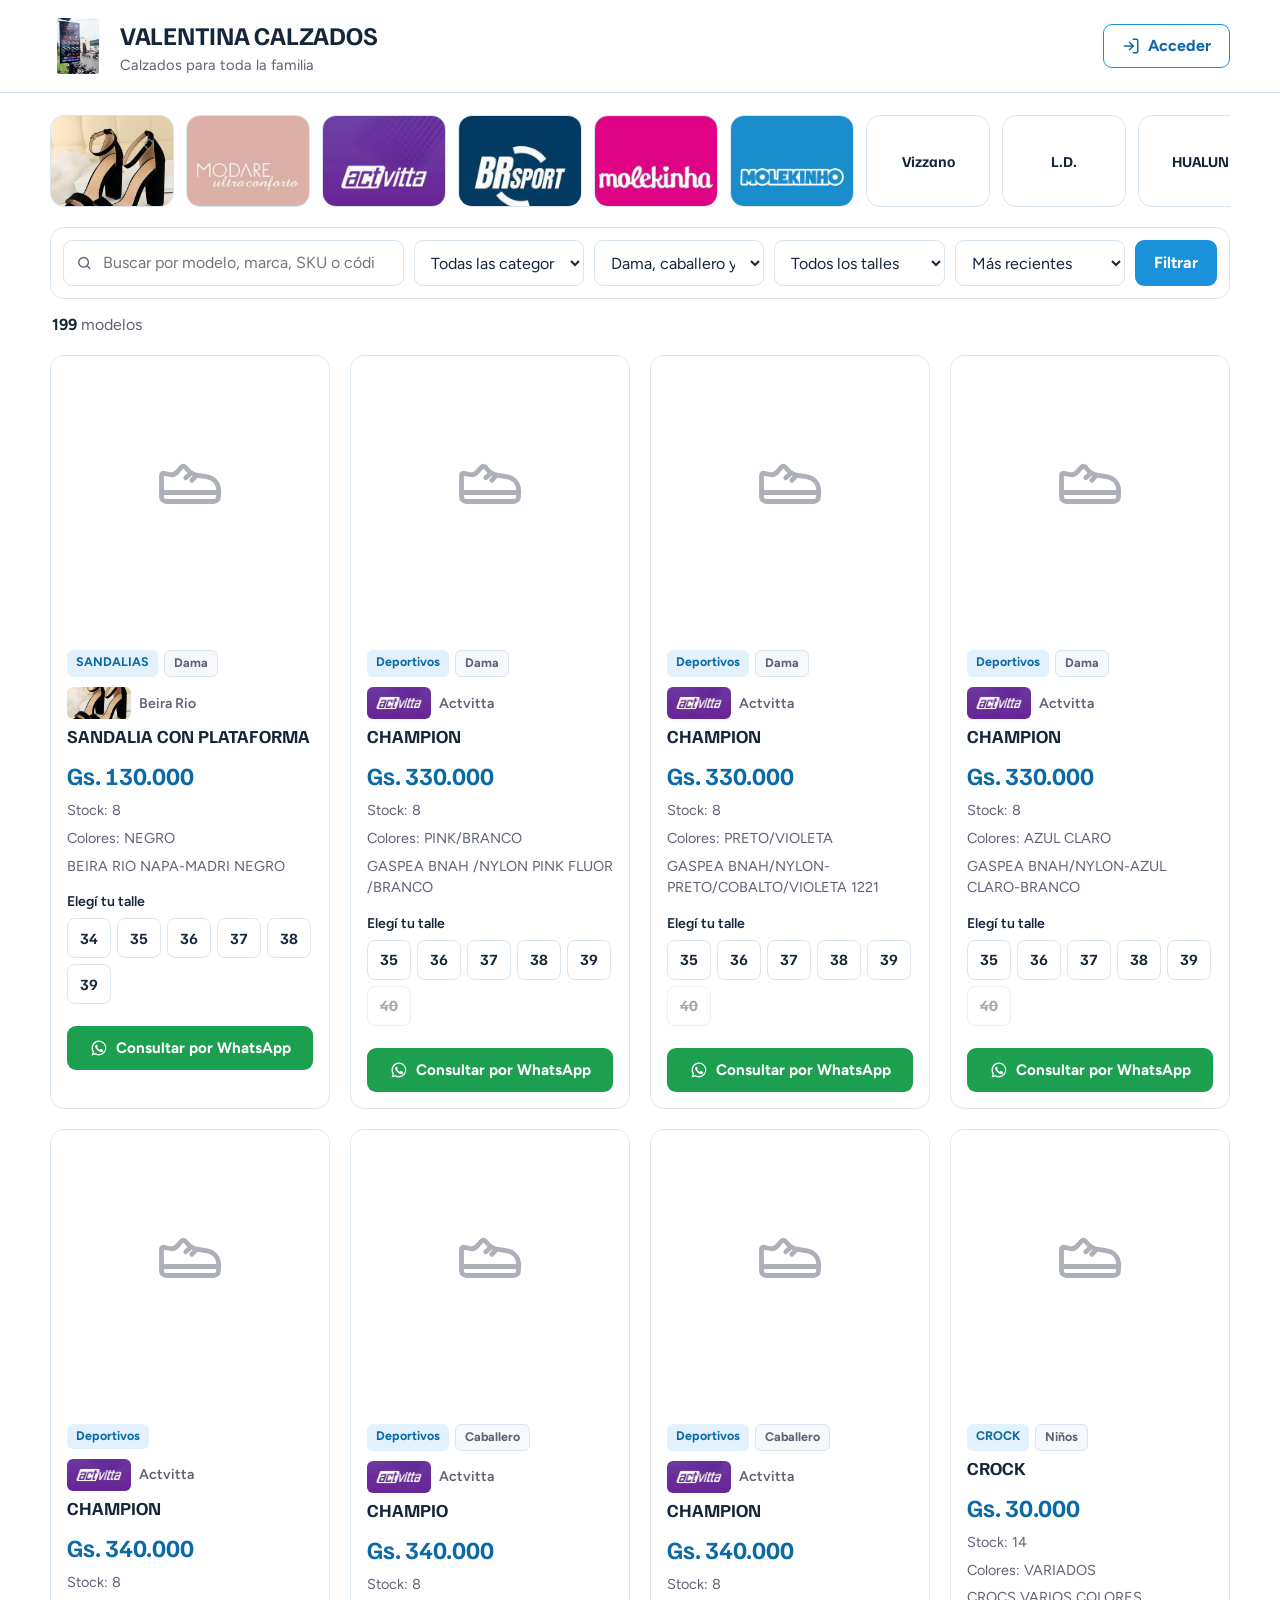
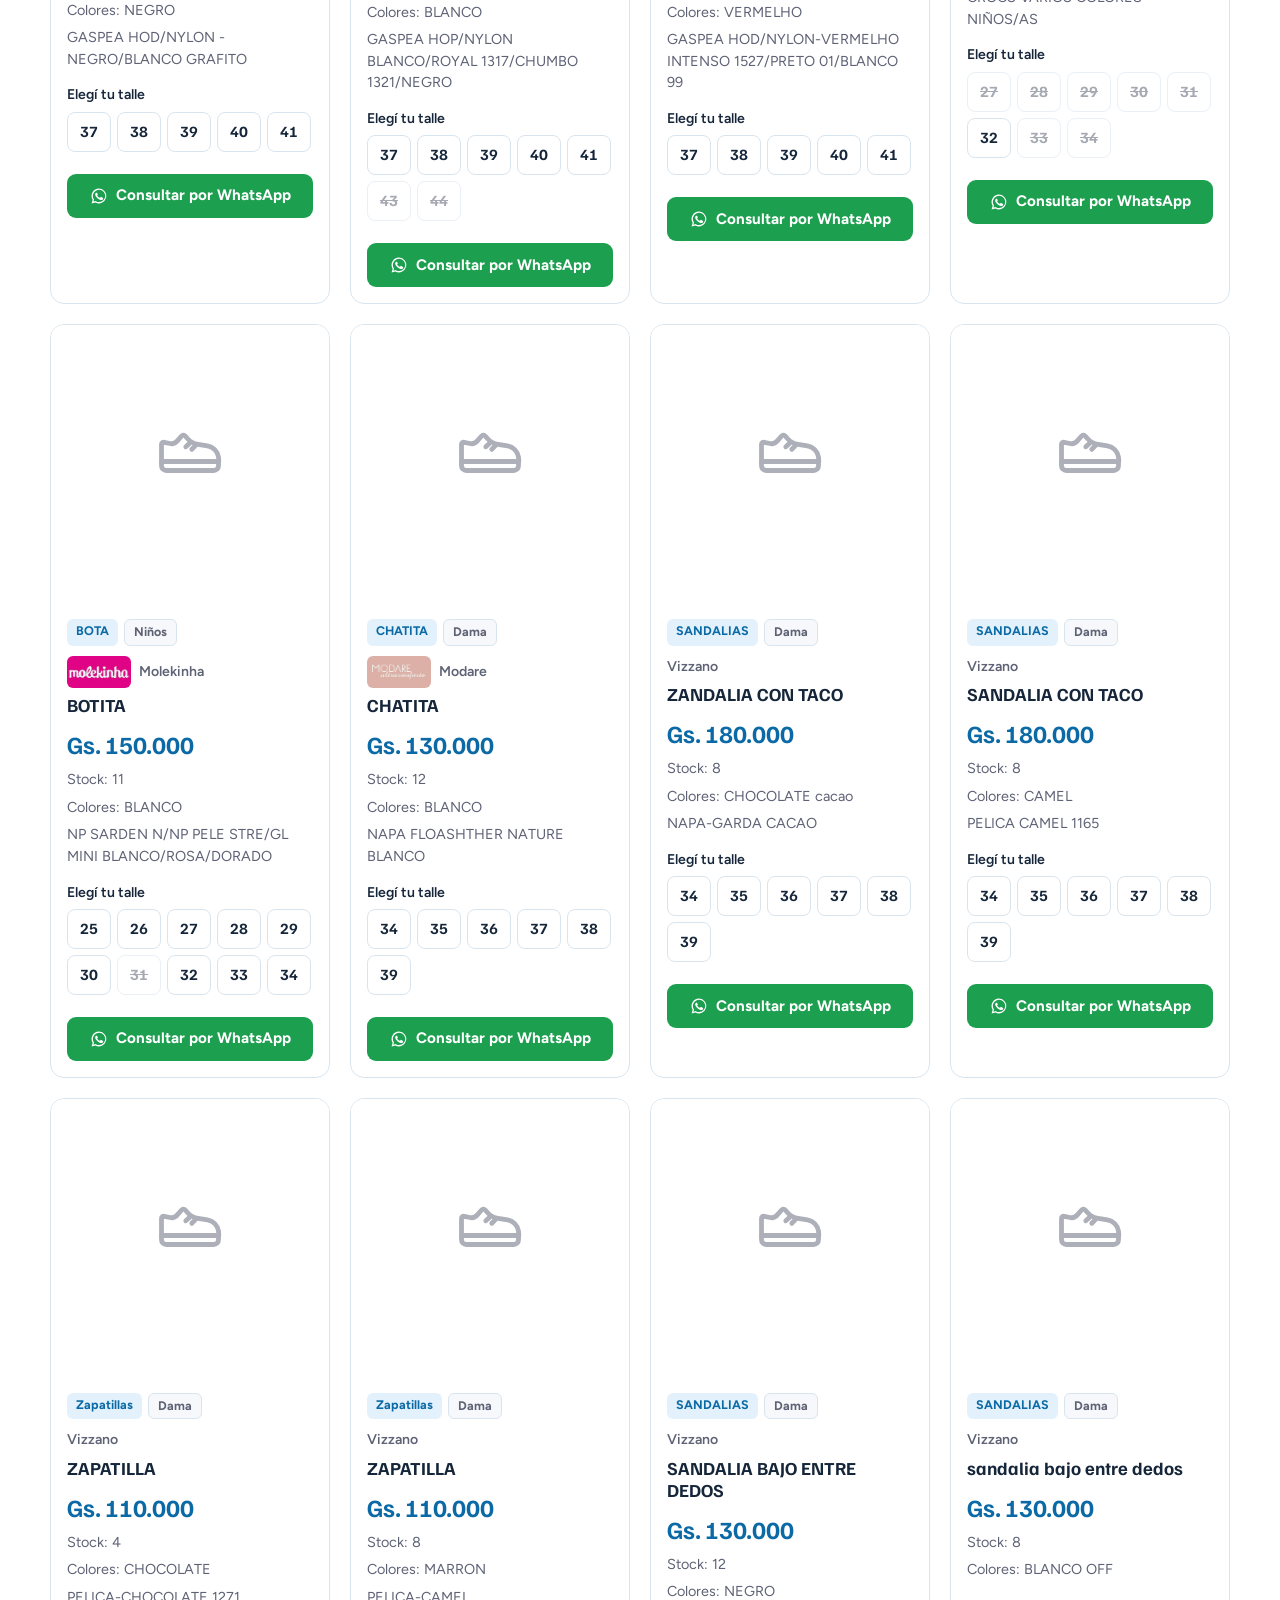
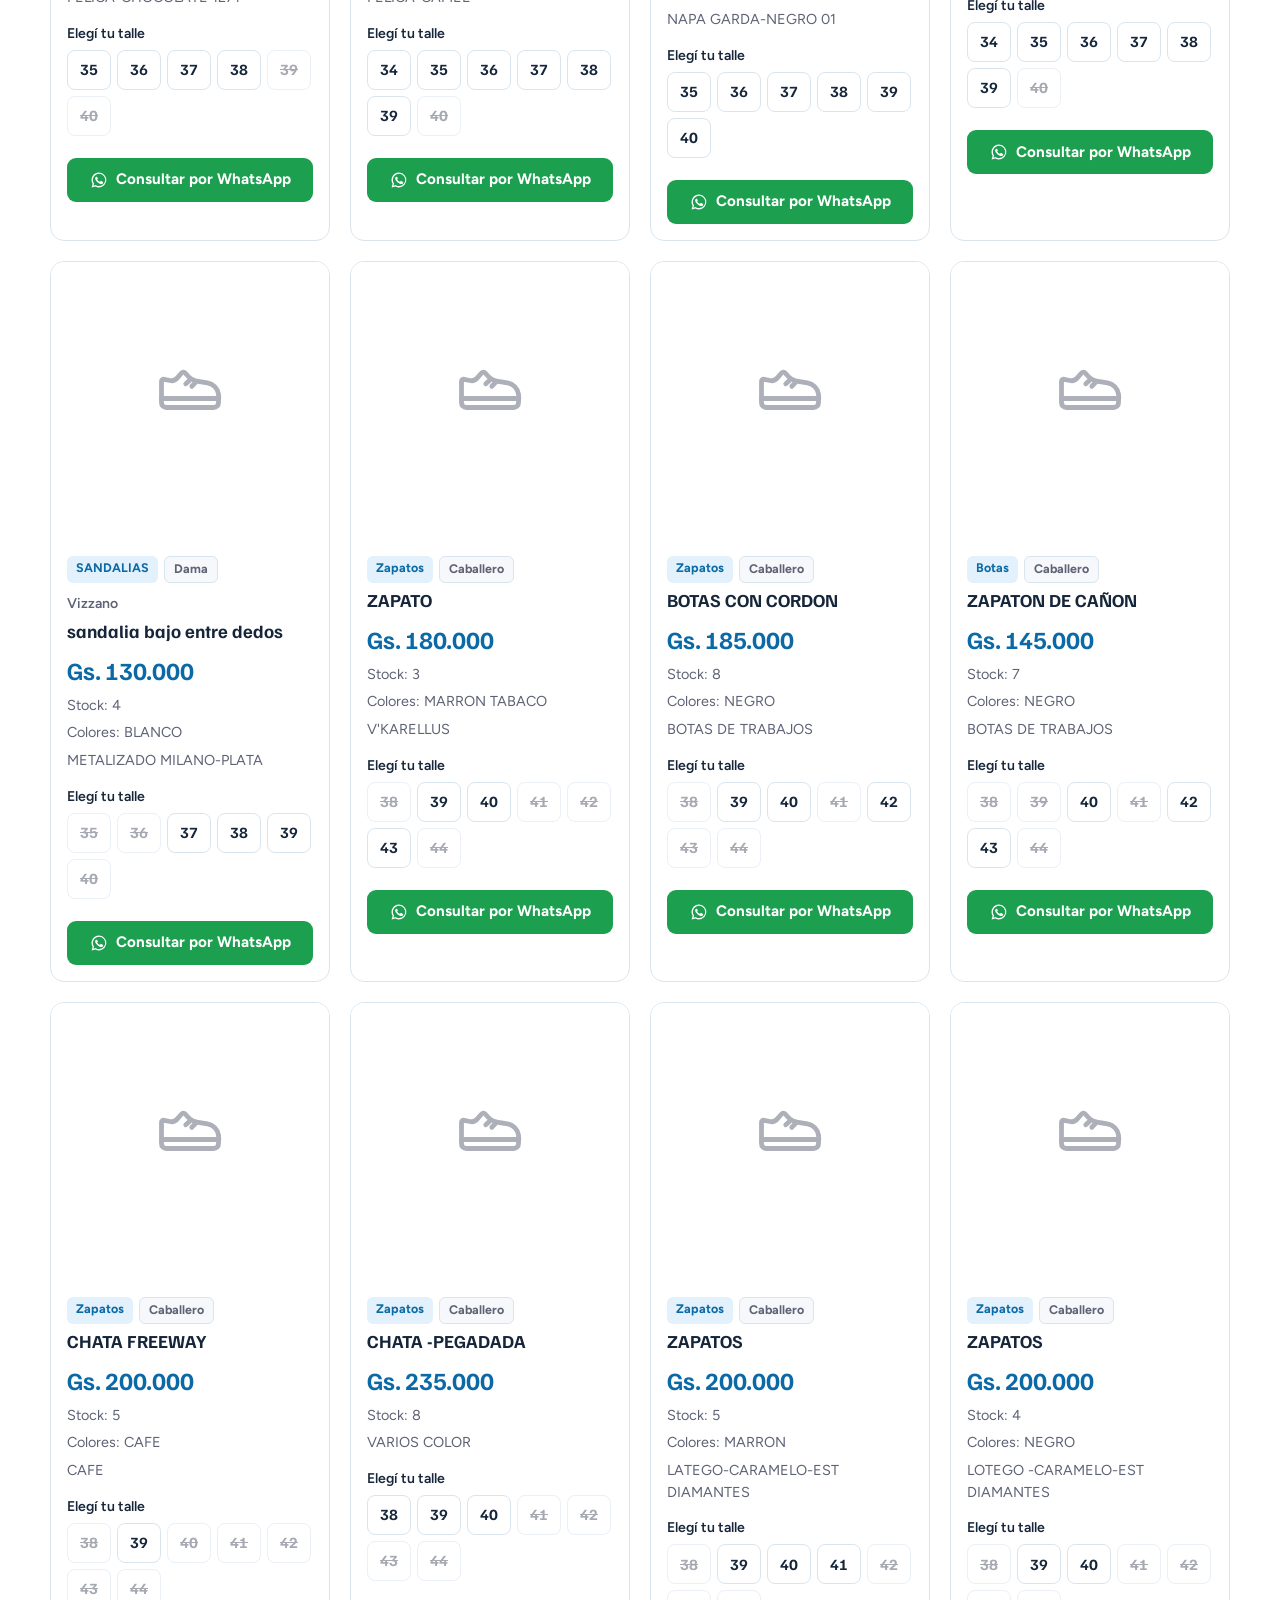
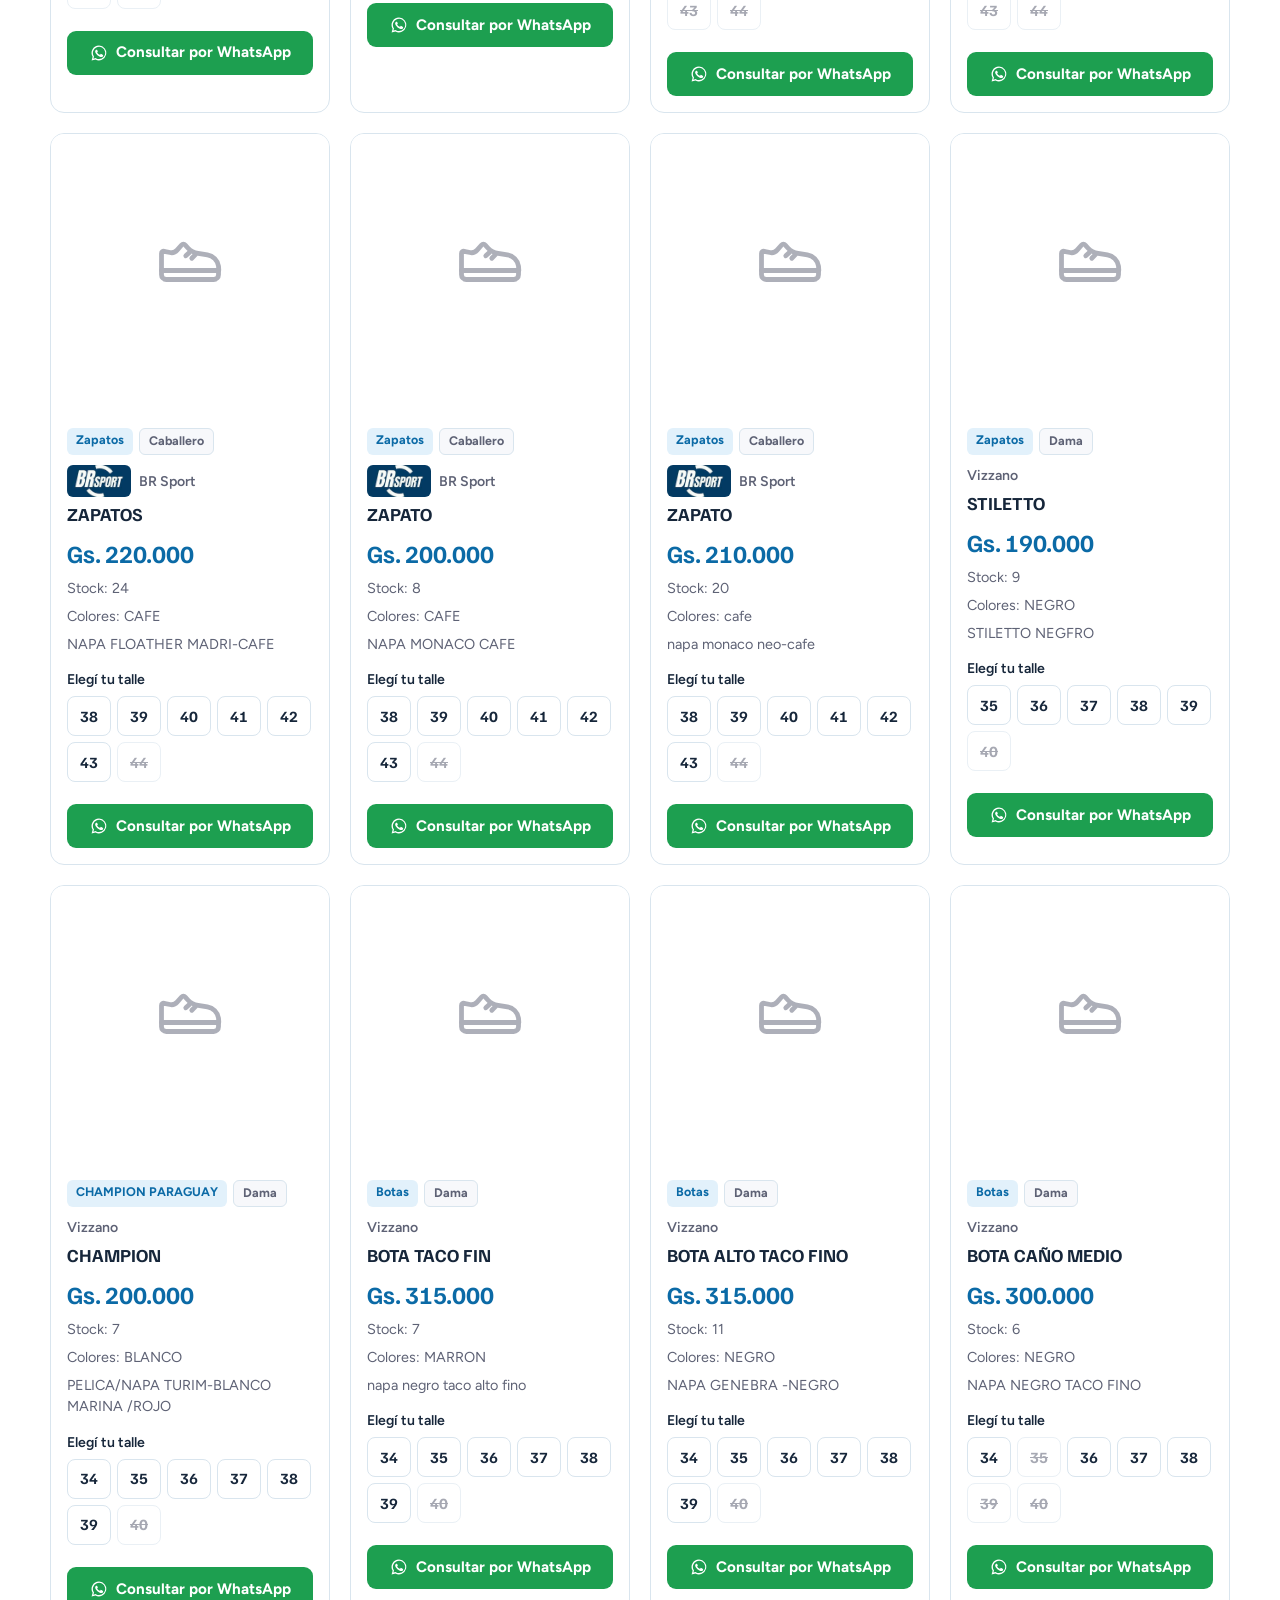
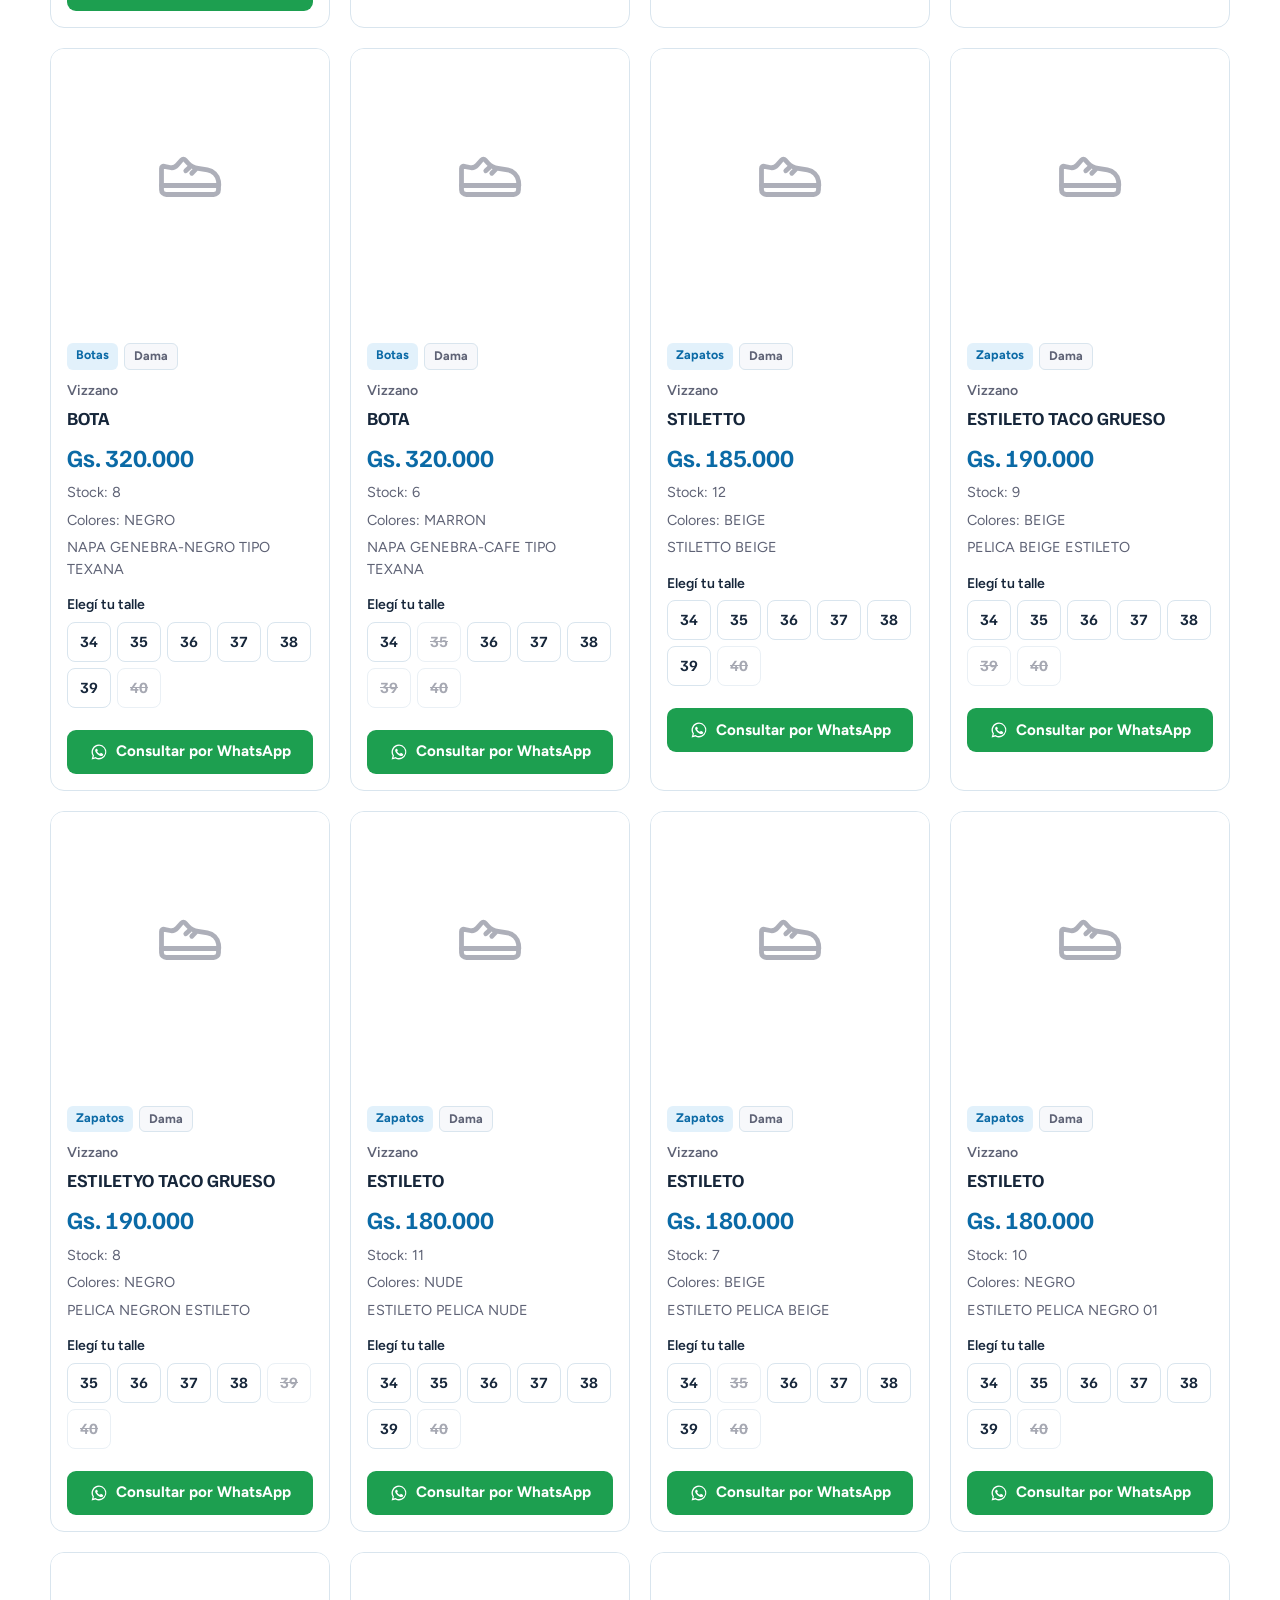
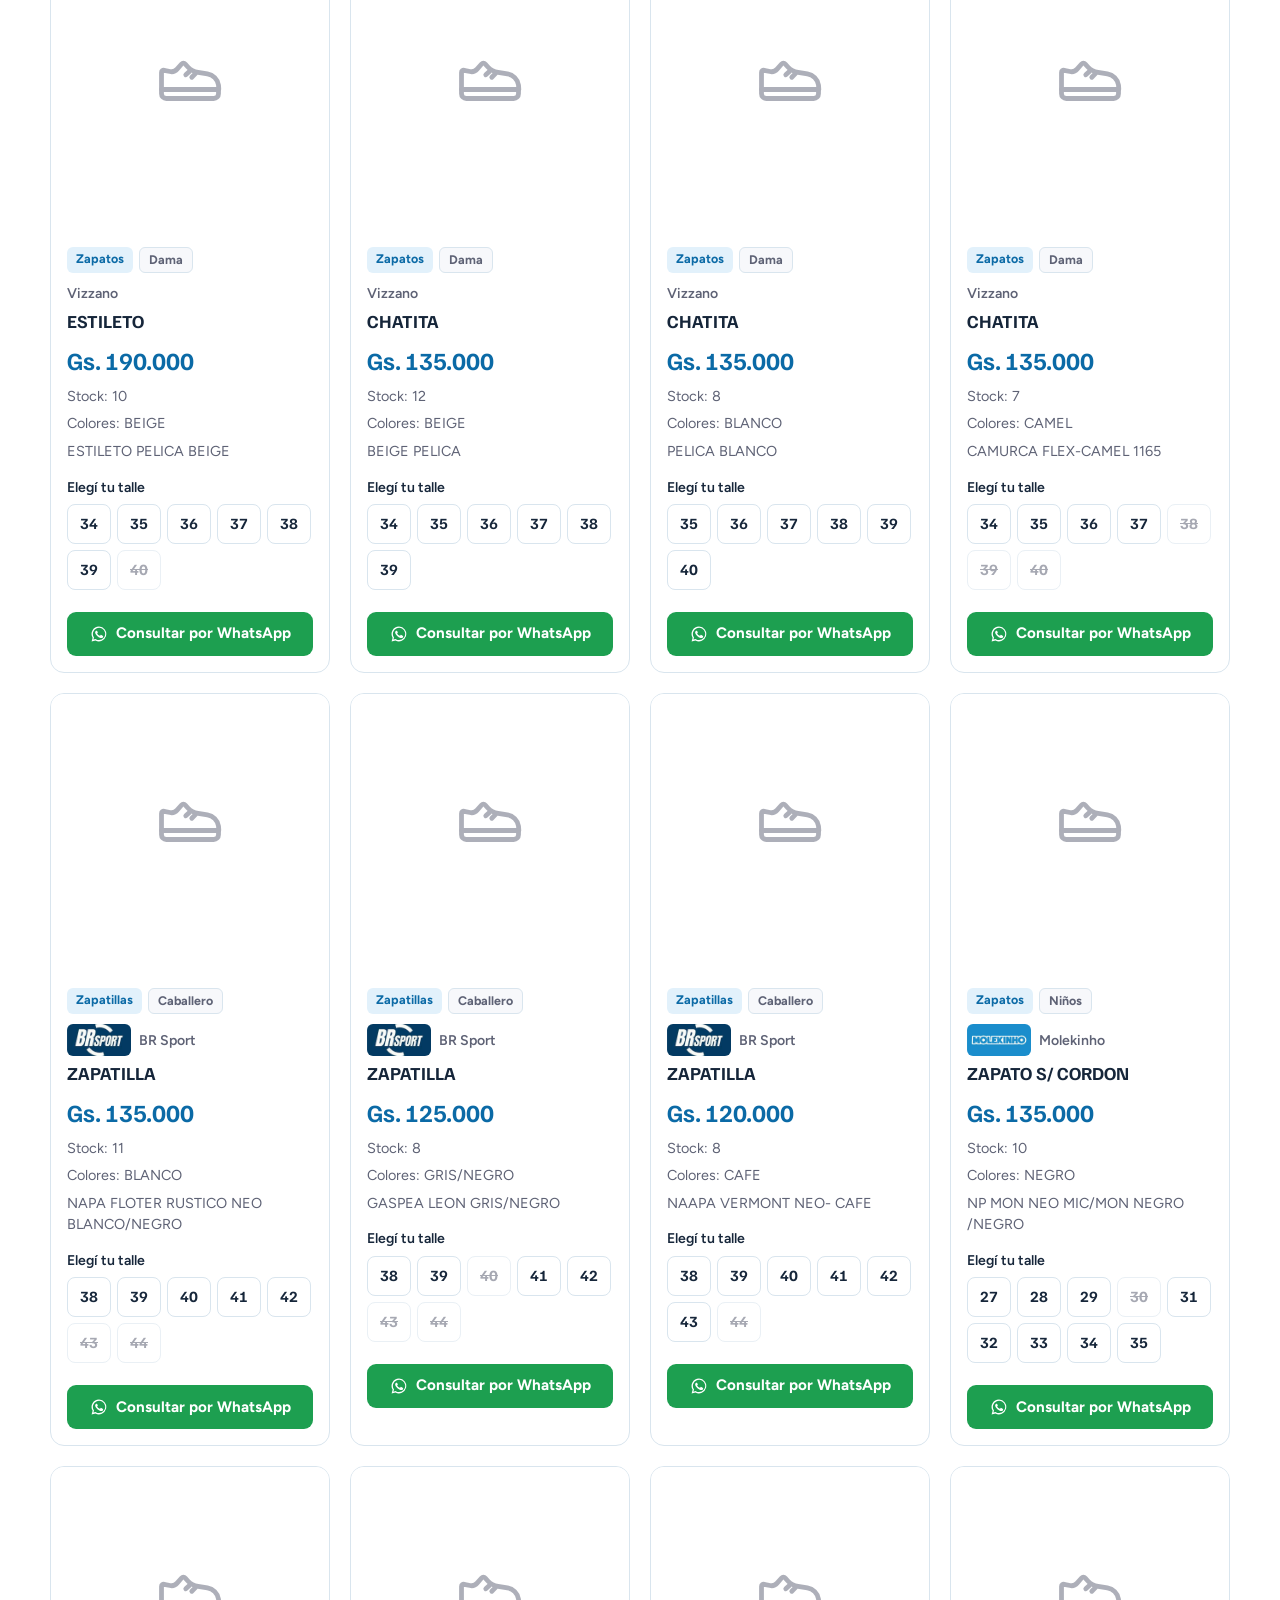
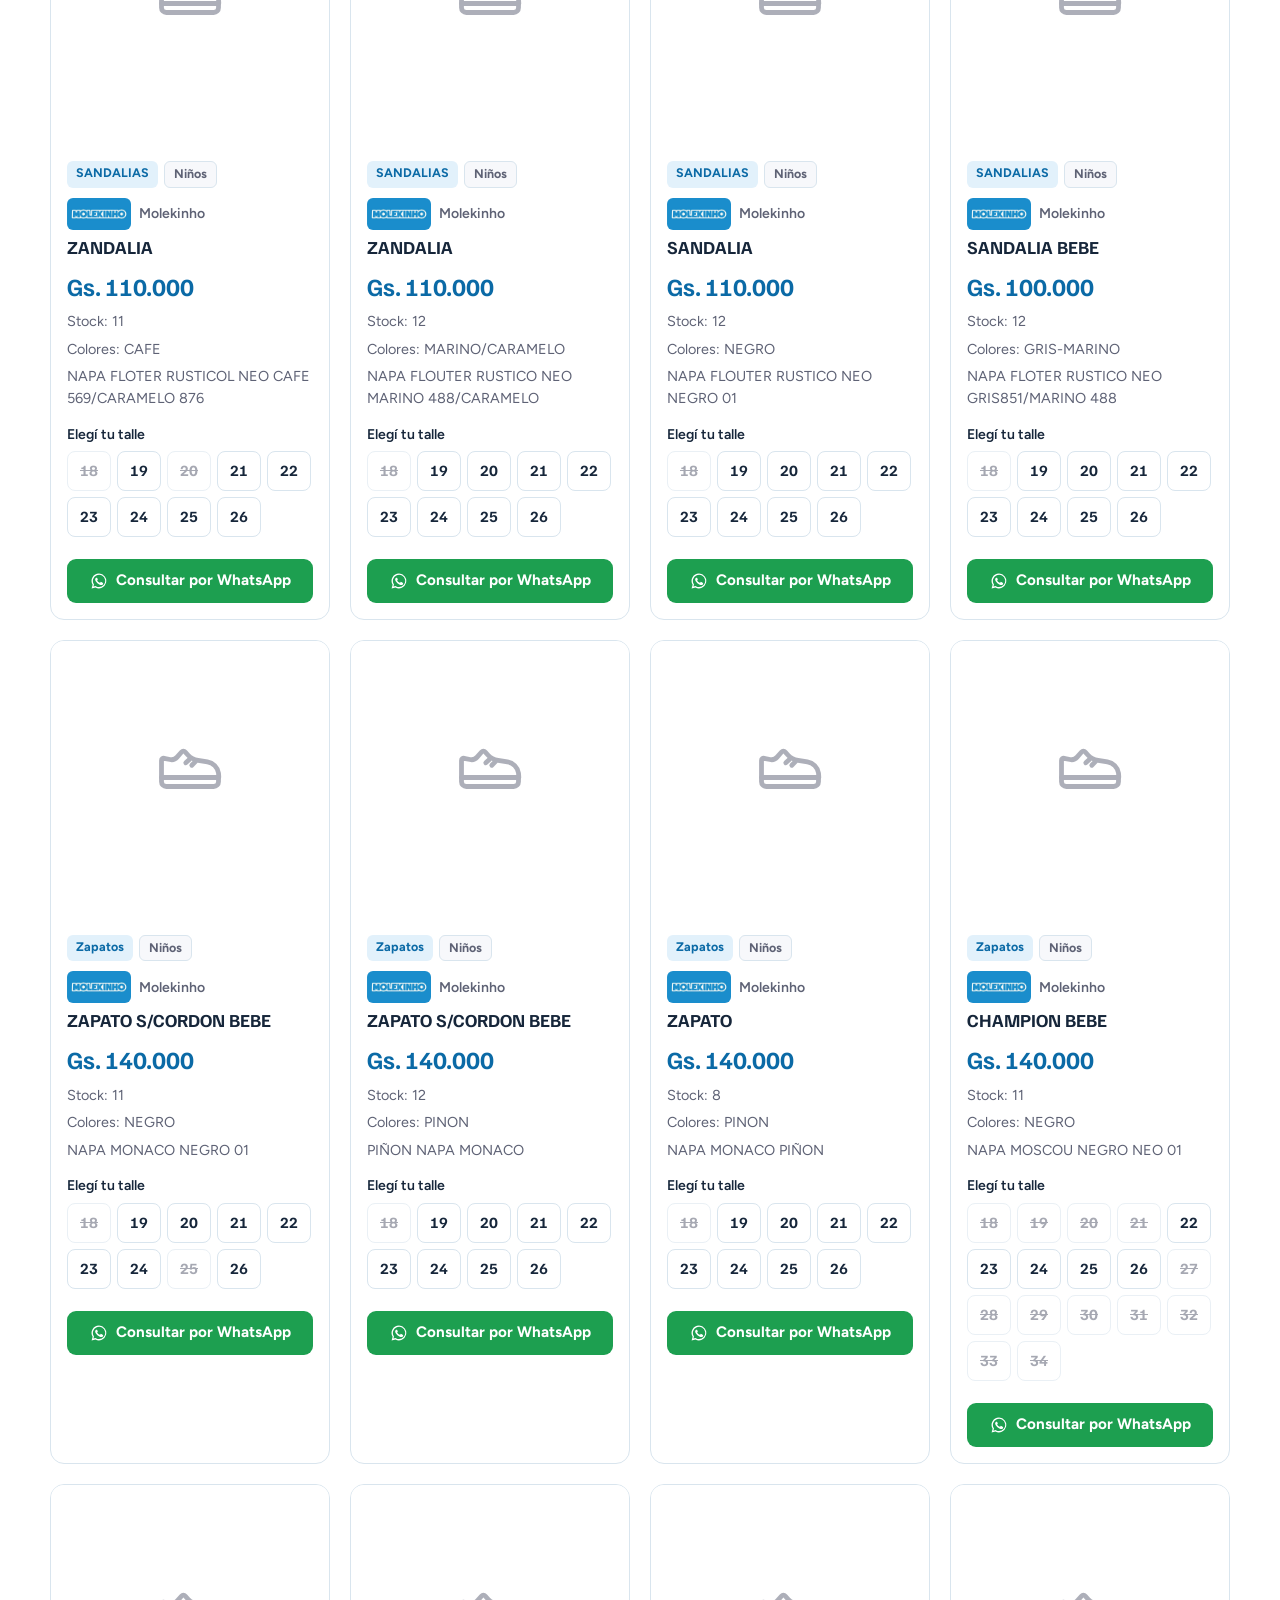
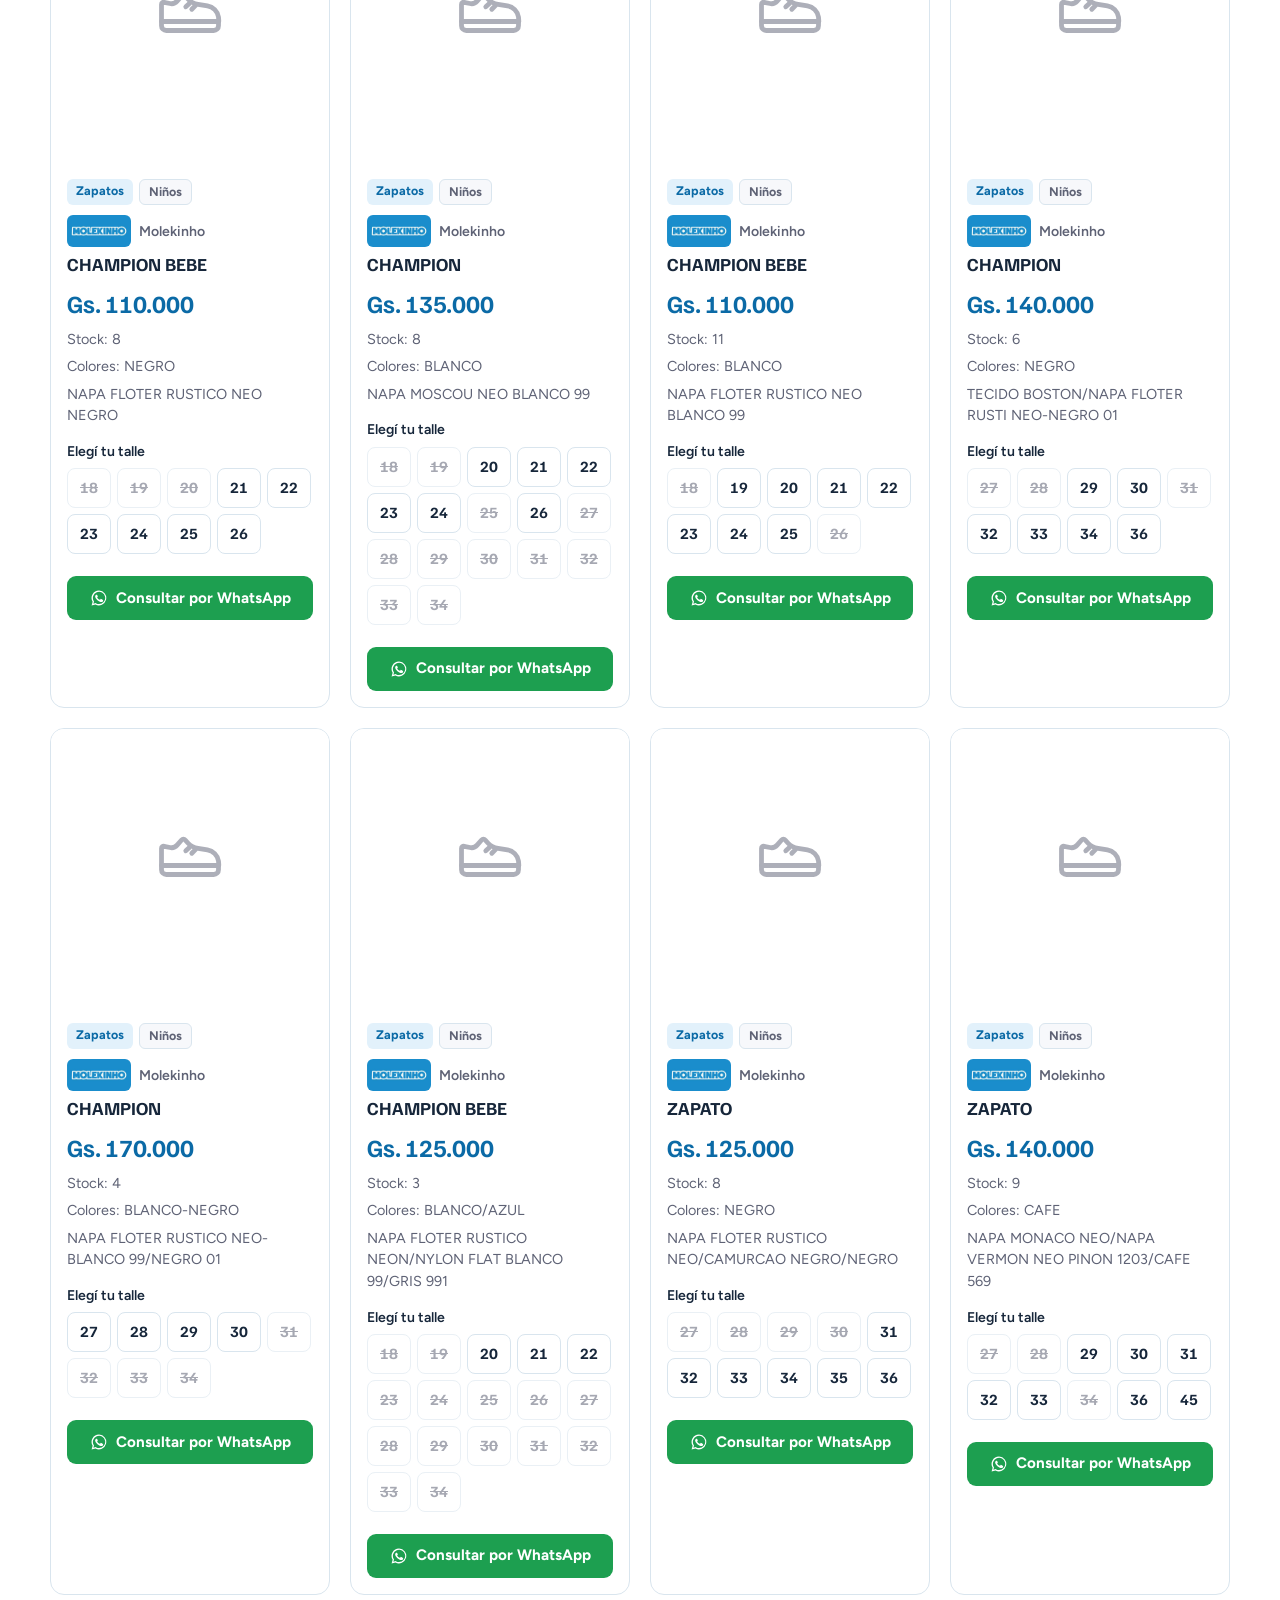
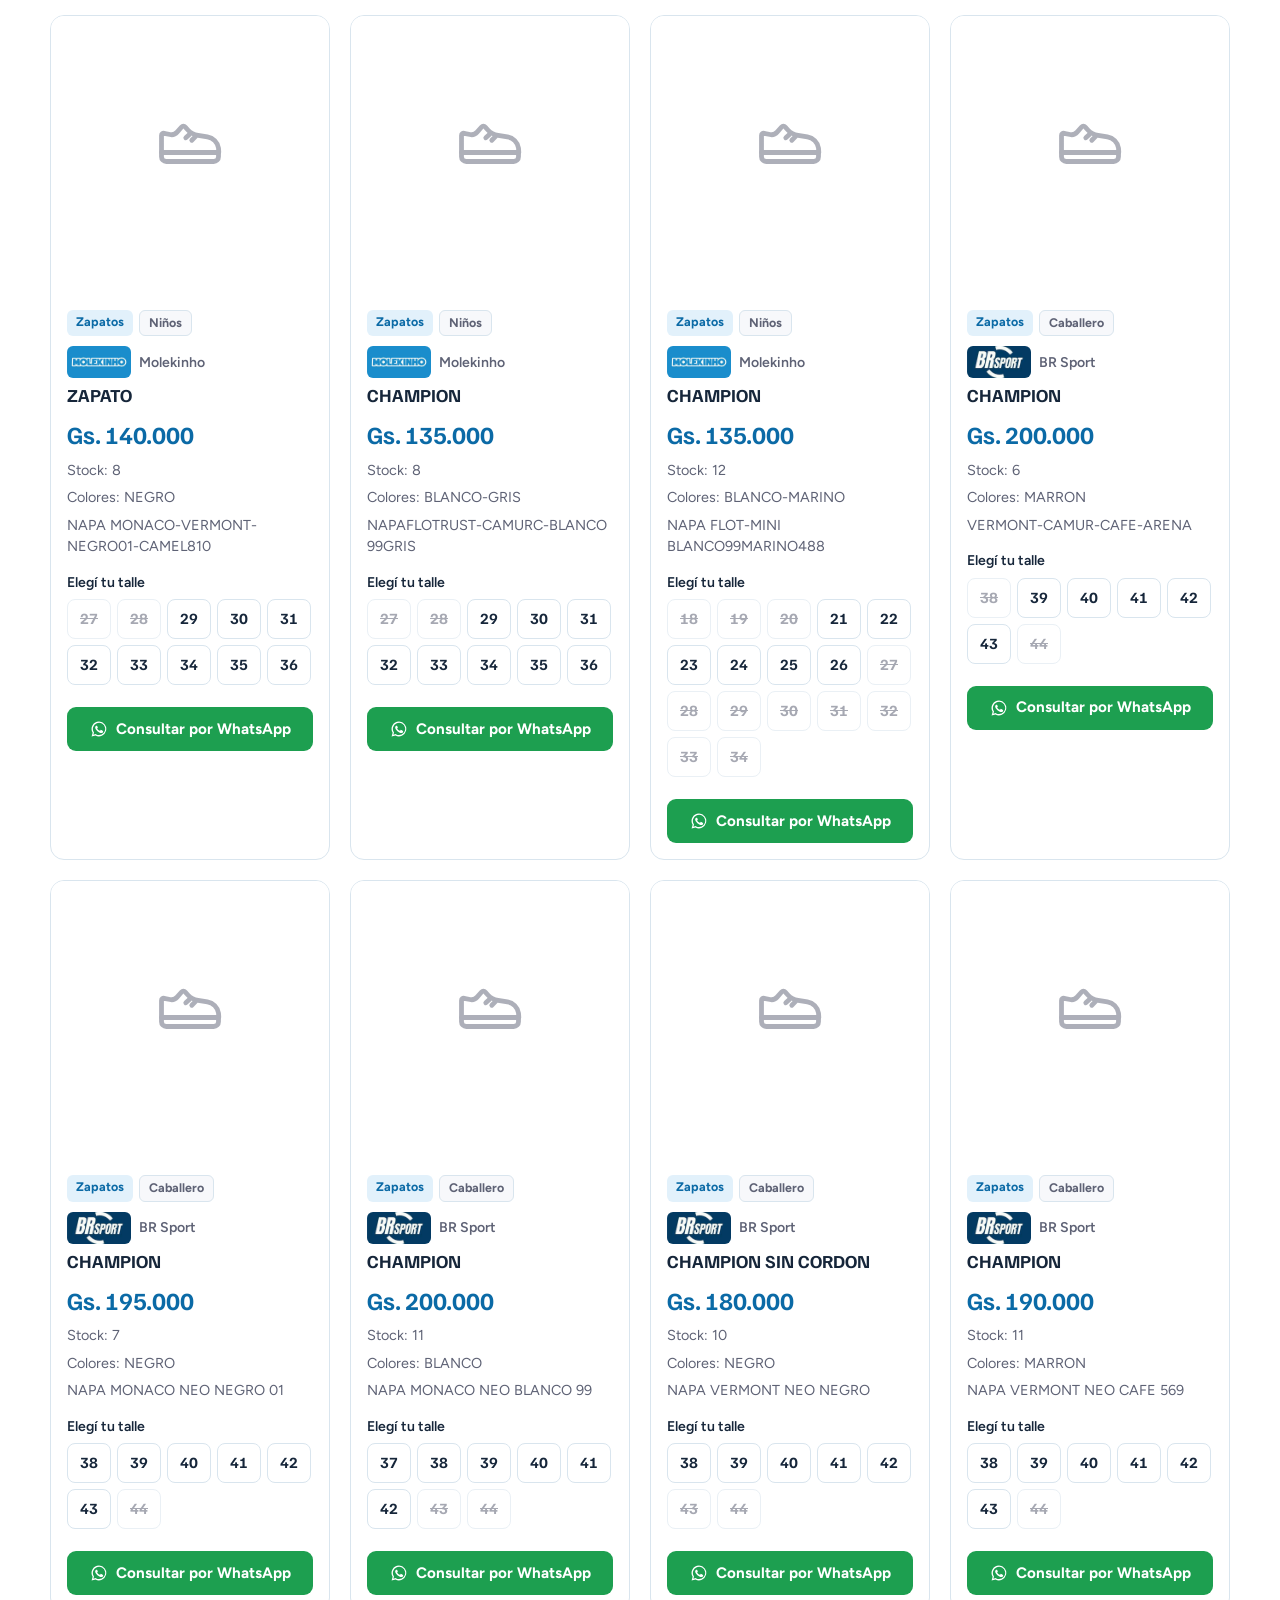
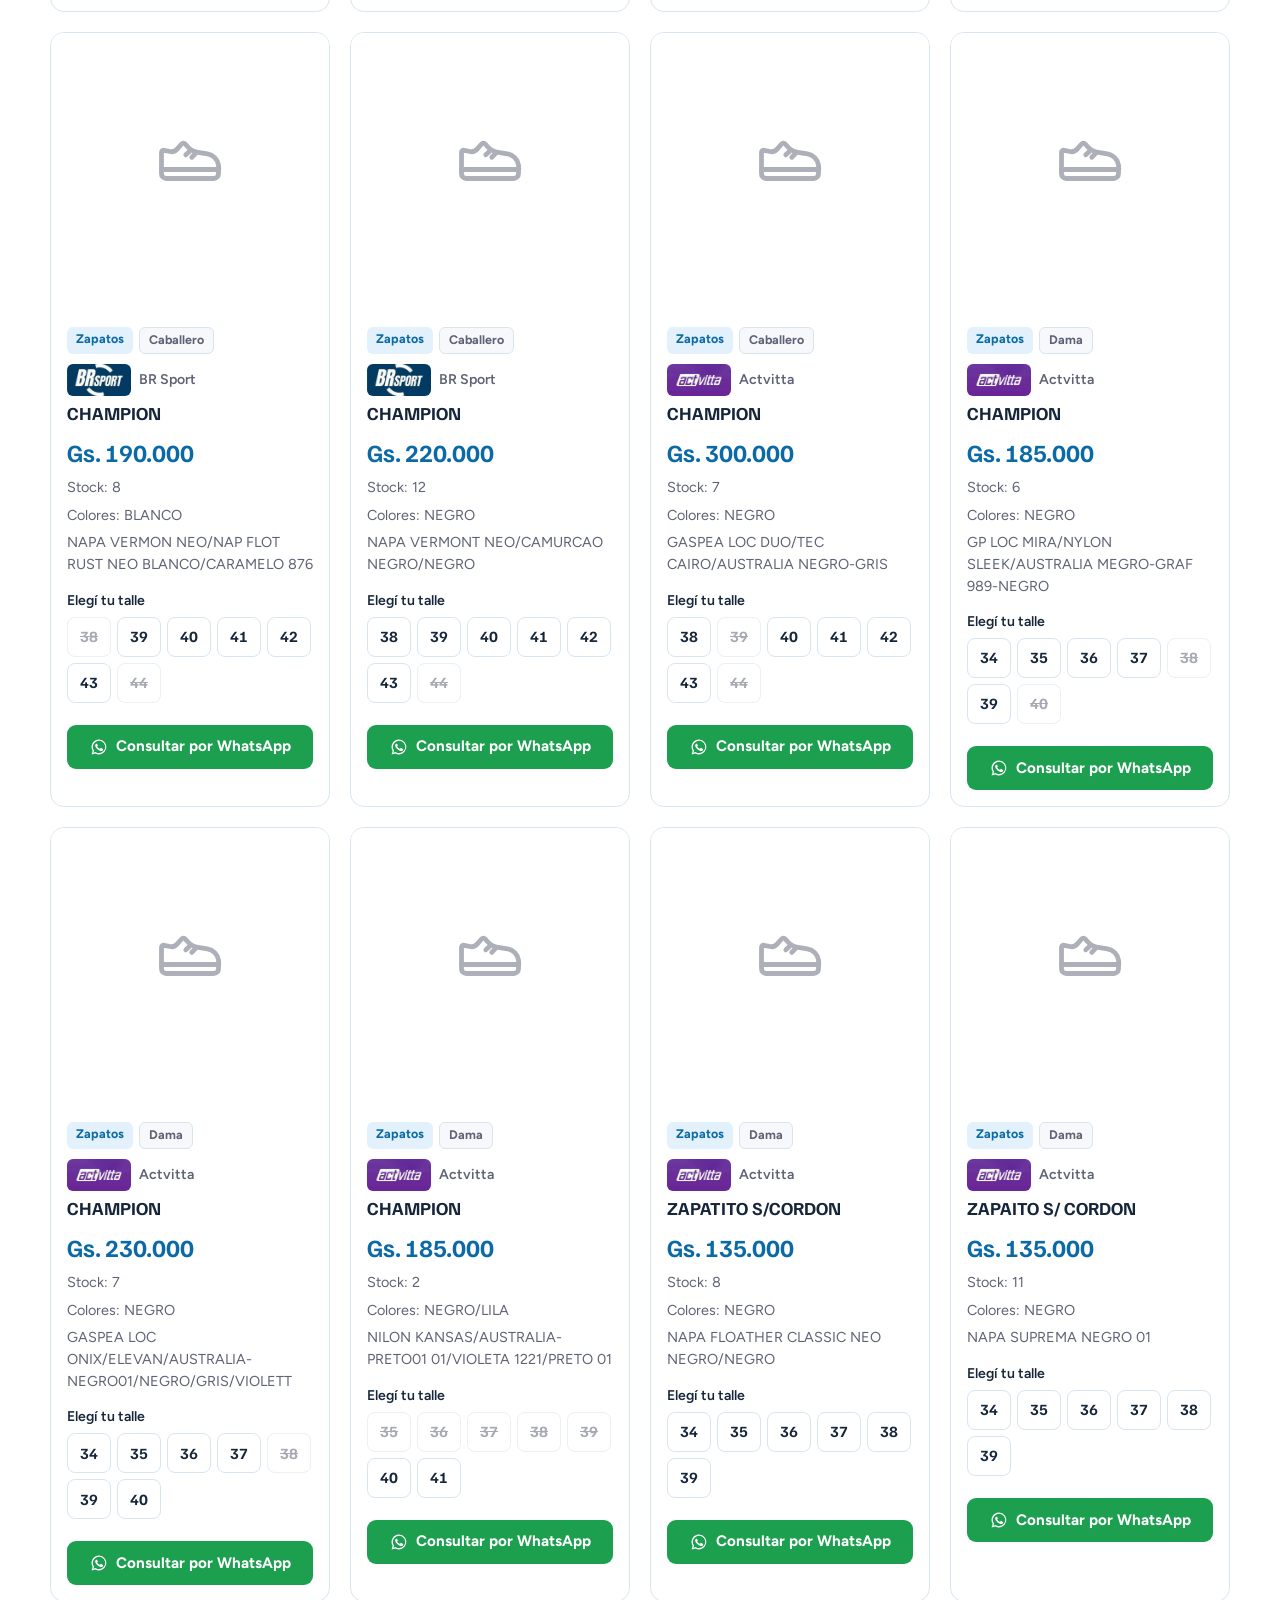
<file: index.html>
<!doctype html>
<html lang="es">
<head>
<meta charset="utf-8">
<meta name="viewport" content="width=device-width, initial-scale=1">
<meta name="theme-color" content="#ffffff">
<meta name="color-scheme" content="light">
<title>Catálogo</title>
<link rel="preconnect" href="https://fonts.googleapis.com">
<link rel="preconnect" href="https://fonts.gstatic.com" crossorigin>
<link href="https://fonts.googleapis.com/css2?family=Familjen+Grotesk:wght@500;600;700&family=Figtree:wght@400;500;600;700&display=swap" rel="stylesheet">
<link rel="stylesheet" href="assets/style.css">
<link rel="icon" type="image/svg+xml" href="assets/icono.svg">
</head>
<body class="catalog">
<header class="site-head">
  <div class="wrap head-in">
    <a class="brand" href="./" id="storeBrand">
      <span class="logo logo-ph" id="storeLogo" aria-hidden="true"></span>
      <span class="brand-text">
        <span class="brand-name" id="storeName">Cargando…</span>
        <span class="brand-tag" id="storeTag"></span>
      </span>
    </a>
    <a class="btn btn-outline" href="admin.html">
      <svg width="18" height="18" viewBox="0 0 24 24" fill="none" stroke="currentColor" stroke-width="2" stroke-linecap="round" stroke-linejoin="round" aria-hidden="true"><path d="M15 3h4a2 2 0 0 1 2 2v14a2 2 0 0 1-2 2h-4"/><path d="M10 17l5-5-5-5"/><path d="M15 12H3"/></svg>
      Acceder
    </a>
  </div>
</header>

<main class="wrap">
  <nav class="brand-strip" id="brandStrip" aria-label="Marcas" hidden></nav>

  <form class="filters" id="filters" role="search">
    <label class="search">
      <svg width="18" height="18" viewBox="0 0 24 24" fill="none" stroke="currentColor" stroke-width="2" stroke-linecap="round" aria-hidden="true"><circle cx="11" cy="11" r="7"/><path d="m20 20-3.5-3.5"/></svg>
      <input type="search" id="fQ" placeholder="Buscar por modelo, marca, SKU o código" aria-label="Buscar">
    </label>
    <select id="fCat" aria-label="Categoría"><option value="">Todas las categorías</option></select>
    <select id="fGen" aria-label="Para quién"><option value="">Dama, caballero y niños</option></select>
    <select id="fTalle" aria-label="Talle"><option value="">Todos los talles</option></select>
    <select id="fOrden" aria-label="Ordenar">
      <option value="recientes">Más recientes</option>
      <option value="precio_asc">Menor precio</option>
      <option value="precio_desc">Mayor precio</option>
      <option value="nombre">Nombre A–Z</option>
    </select>
    <button class="btn btn-primary" type="submit">Filtrar</button>
  </form>

  <p class="count" id="count"></p>
  <div id="results"></div>
</main>

<footer class="site-foot">
  <div class="wrap" id="foot"></div>
</footer>
<script src="assets/comun.js"></script>
<script src="assets/catalogo.js"></script>
</body>
</html>
</file>
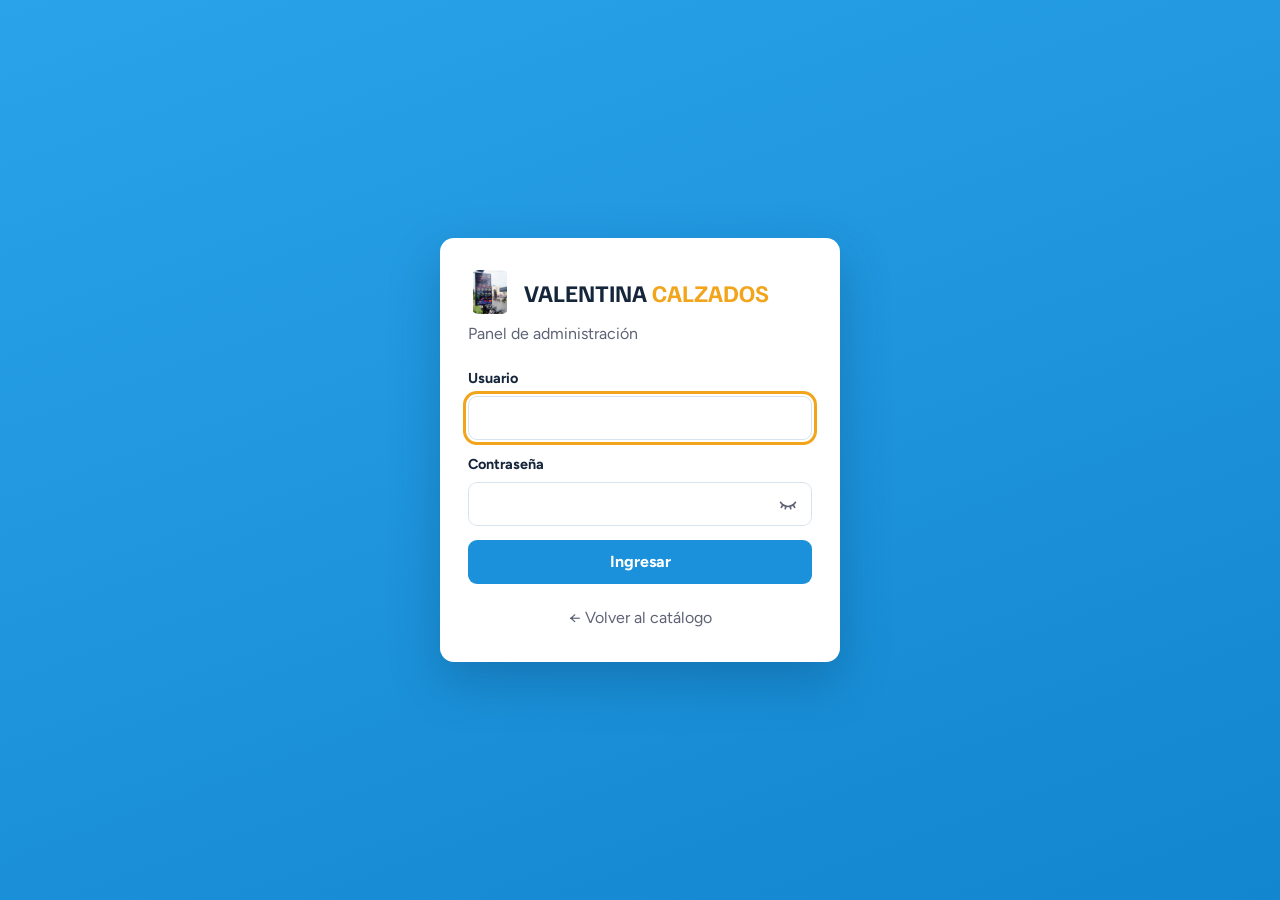
<file: admin.html>
<!doctype html>
<html lang="es">
<head>
<meta charset="utf-8">
<meta name="viewport" content="width=device-width, initial-scale=1">
<meta name="robots" content="noindex">
<meta name="theme-color" content="#ffffff">
<meta name="color-scheme" content="light">
<title>Panel de administración</title>
<link rel="preconnect" href="https://fonts.googleapis.com">
<link rel="preconnect" href="https://fonts.gstatic.com" crossorigin>
<link href="https://fonts.googleapis.com/css2?family=Familjen+Grotesk:wght@500;600;700&family=Figtree:wght@400;500;600;700&display=swap" rel="stylesheet">
<link rel="stylesheet" href="assets/style.css?v=20261029c">
<link rel="icon" type="image/svg+xml" href="assets/icono.svg">
</head>
<body class="admin">

<!-- ================= Ingreso ================= -->
<div id="gate" class="login-page">
  <main class="login-card">
    <div class="login-brand">
      <span id="gateLogo" class="logo logo-ph login-ico" aria-hidden="true"></span>
      <span class="login-name" id="gateName">Mi <span class="name-2">Zapatería</span></span>
    </div>
    <p class="login-sub" id="gateSub">Panel de administración</p>
    <div id="gateMsgs"></div>

    <form id="loginForm" class="stack login-form">
      <label class="fld"><span>Usuario</span><input id="lUser" autocomplete="username" required></label>
      <label class="fld"><span>Contraseña</span><input id="lPass" type="password" autocomplete="current-password" required></label>
      <button class="btn btn-primary btn-block" type="submit">Ingresar</button>
      <p class="login-status" id="loginStatus" aria-live="polite"></p>
    </form>


    <a class="login-back" href="./">← Volver al catálogo</a>
  </main>
</div>

<!-- ================= Panel ================= -->
<div id="panel" hidden>
  <header class="adm-head">
    <div class="adm-head-in">
      <a class="adm-brand" href="admin.html">
        <span id="admLogo" class="logo logo-ph" aria-hidden="true"></span>
        <span class="adm-brand-txt"><span class="adm-name" id="admName"></span><span class="adm-sign">Spycomers</span></span>
        <small>/ admin</small>
      </a>
      <nav class="adm-nav">
        <a href="./" target="_blank" rel="noopener">Ver catálogo</a>
        <span class="whoami" id="whoami"></span>
        <button class="btn btn-ghost" type="button" id="logoutBtn">Cerrar sesión</button>
      </nav>
    </div>
  </header>

  <main class="wrap adm-main">
    <div id="banners"></div>
    <div id="msgs" aria-live="polite"></div>
    <nav class="tabs" role="tablist">
      <a href="#caja" data-tab="caja">Caja</a>
      <a href="#vender" data-tab="vender">Vender</a>
      <a href="#productos" data-tab="productos">Productos</a>
      <a href="#ventas" data-tab="ventas">Ventas</a>
      <a href="#clientes" data-tab="clientes">Clientes</a>
      <a href="#compras" data-tab="compras">Compras</a>
      <a href="#proveedores" data-tab="proveedores">Proveedores</a>
      <a href="#reportes" data-tab="reportes">Reportes</a>
      <a href="#marcas" data-tab="marcas">Marcas</a>
      <a href="#config" data-tab="config">Configuración</a>
    </nav>

    <!-- Productos -->
    <section data-pane="productos">
      <div class="toolbar">
        <label class="search search-sm">
          <svg width="16" height="16" viewBox="0 0 24 24" fill="none" stroke="currentColor" stroke-width="2" stroke-linecap="round" aria-hidden="true"><circle cx="11" cy="11" r="7"/><path d="m20 20-3.5-3.5"/></svg>
          <input type="search" id="tableSearch" placeholder="Buscar en mis productos" aria-label="Buscar en mis productos">
        </label>
        <button class="btn btn-accent" type="button" id="btnNew">+ Nuevo producto</button>
      </div>
      <div class="table-wrap">
        <table class="tbl">
          <thead><tr><th>Foto</th><th>Nombre</th><th>SKU</th><th>Código</th><th>Precio</th><th>Talles</th><th>Stock</th><th>Estado</th><th class="ta-r">Acciones</th></tr></thead>
          <tbody id="prodRows"></tbody>
        </table>
      </div>
      <div class="list-foot">
        <label class="per-page">Mostrar
          <select id="prodPer"><option value="10">10</option><option value="20" selected>20</option><option value="50">50</option><option value="100">100</option></select>
          por página</label>
        <div class="pager" id="prodPager"></div>
      </div>
    </section>


    <!-- Vender -->
    <!-- Caja y Reportes: el contenido está en caja.html (lo carga assets/caja.js) -->
    <div id="cajaMount"></div>

    <section data-pane="vender" hidden>
      <div id="cajaWarn"></div>
      <div class="pos">
        <div class="pos-main">
          <div class="pos-search">
            <label class="scan">
              <svg width="22" height="22" viewBox="0 0 24 24" fill="none" stroke="currentColor" stroke-width="2" stroke-linecap="round" aria-hidden="true"><path d="M3 7V5a2 2 0 0 1 2-2h2M17 3h2a2 2 0 0 1 2 2v2M21 17v2a2 2 0 0 1-2 2h-2M7 21H5a2 2 0 0 1-2-2v-2"/><path d="M7 8v8M10 8v8M13 8v8M17 8v8"/></svg>
              <input id="posQ" placeholder="Escaneá el código de barras o escribí el nombre" autocomplete="off" aria-label="Código de barras o nombre del producto">
            </label>
            <button type="button" class="btn btn-secondary btn-cam" id="posCam" title="Escanear con la cámara"><svg width="20" height="20" viewBox="0 0 24 24" fill="none" stroke="currentColor" stroke-width="2" stroke-linecap="round" stroke-linejoin="round" aria-hidden="true"><path d="M14.5 4h-5L7 7H4a2 2 0 0 0-2 2v9a2 2 0 0 0 2 2h16a2 2 0 0 0 2-2V9a2 2 0 0 0-2-2h-3z"/><circle cx="12" cy="13" r="3.5"/></svg><span>Cámara</span></button>
            <div class="pick-list" id="posResults" hidden></div>
          </div>
          <div class="pos-flash" id="posFlash" role="status" aria-live="polite"></div>
          <div class="cart">
            <div class="cart-head"><span>Producto</span><span>Cant.</span><span class="ta-r">Subtotal</span></div>
            <div id="cartRows"></div>
            <div class="cart-empty" id="cartEmpty">Escaneá o buscá un producto para empezar la venta.</div>
          </div>
          <p class="pos-keys"><kbd>F2</kbd> cobrar · <kbd>F4</kbd> monto recibido · <kbd>F8</kbd> vaciar · <kbd>Esc</kbd> limpiar búsqueda</p>
        </div>

        <aside class="pos-side">
          <div class="pos-doc">
            <span class="pos-label">Comprobante</span>
            <div class="seg seg-2" role="radiogroup" aria-label="Tipo de comprobante">
              <button type="button" data-doc="ticket" class="on">Ticket</button>
              <button type="button" data-doc="factura">Factura electrónica</button>
            </div>
          </div>
          <div class="pos-client">
            <span class="pos-label">Cliente</span>
            <button type="button" class="client-btn" id="clientBtn">Consumidor final</button>
            <div class="client-form" id="clientForm" hidden>
              <div class="pos-search client-find">
                <input id="cFind" placeholder="Buscar cliente guardado (nombre, RUC o CI)" autocomplete="off" aria-label="Buscar cliente guardado">
                <div class="pick-list" id="cFindList" hidden></div>
              </div>
              <div class="seg" role="radiogroup" aria-label="Tipo de cliente">
                <button type="button" data-ctype="innominado" class="on">Sin nombre</button>
                <button type="button" data-ctype="ruc">RUC</button>
                <button type="button" data-ctype="ci">Cédula</button>
              </div>
              <div class="client-fields" id="clientFields" hidden>
                <input id="cDoc" placeholder="RUC con DV (80012345-6)" autocomplete="off">
                <input id="cName" placeholder="Nombre o razón social" autocomplete="off">
                <input id="cMail" type="email" placeholder="Correo (opcional, para la factura)" autocomplete="off">
                <input id="cTel" inputmode="tel" placeholder="Celular para WhatsApp (opcional)" autocomplete="off">
                <label class="check check-sm"><input type="checkbox" id="cSave" checked> Guardar en Clientes</label>
              </div>
              <button type="button" class="btn btn-secondary btn-sm" id="clientOk">Listo</button>
            </div>
          </div>

          <div class="pos-disc" id="posDiscBox">
            <span class="pos-label">Descuento</span>
            <div class="disc-row">
              <input id="posDesc" class="js-num" inputmode="numeric" placeholder="0" autocomplete="off" aria-label="Descuento">
              <div class="seg seg-2 disc-mode" role="radiogroup" aria-label="Tipo de descuento">
                <button type="button" data-dmode="gs" class="on">Gs.</button>
                <button type="button" data-dmode="pct">%</button>
              </div>
            </div>
          </div>
          <div class="pos-credit">
            <button type="button" class="link-btn" id="crToggle">Usar vale de devolución</button>
            <div class="cr-row" id="crBox" hidden>
              <input id="crCode" placeholder="Código, ej: ND-000001" autocomplete="off" aria-label="Código del vale de devolución">
              <button type="button" class="btn btn-secondary btn-sm" id="crApply">Aplicar</button>
            </div>
          </div>
          <div class="pos-break" id="posBreak"></div>
          <div class="pos-total"><span id="posTotalLbl">Total</span><strong id="posTotal">Gs. 0</strong></div>

          <div class="pay-methods" role="radiogroup" aria-label="Forma de pago">
            <button type="button" data-pay="efectivo" class="on">Efectivo</button>
            <button type="button" data-pay="transferencia">Transferencia</button>
          </div>

          <div id="transferBox" class="stack transfer-box" hidden>
            <label class="fld"><span>Banco *</span><input id="tBank" list="bankList" maxlength="60" autocomplete="off" placeholder="Ej: Banco Itaú"></label>
            <label class="fld"><span>N° de comprobante *</span><input id="tRef" maxlength="40" autocomplete="off" inputmode="numeric"></label>
            <label class="fld"><span>Nombre de quien envió *</span><input id="tFrom" maxlength="80" autocomplete="off"></label>
            <datalist id="bankList">
              <option value="Banco Itaú"><option value="Banco Continental"><option value="ueno bank"><option value="Banco Basa">
              <option value="Banco GNB"><option value="Banco Familiar"><option value="Visión Banco"><option value="Sudameris Bank">
              <option value="Banco Atlas"><option value="Banco Nacional de Fomento"><option value="Interfisa Banco"><option value="Banco Río">
              <option value="Zeta Banco"><option value="Financiera FIC"><option value="Tigo Money"><option value="Personal Billetera">
            </datalist>
          </div>

          <div id="cashBox">
            <label class="fld"><span>Recibido</span><input id="posPaid" class="js-num paid-input" inputmode="numeric" placeholder="Monto exacto" autocomplete="off"></label>
            <div class="quick-cash" id="quickCash"></div>
            <div class="pos-change"><span>Vuelto</span><strong id="posChange">Gs. 0</strong></div>
          </div>

          <button type="button" class="btn btn-accent btn-block btn-xl" id="posCharge">Cobrar <kbd>F2</kbd></button>
          <div class="save-state" id="saveState"></div>
        </aside>
      </div>
    </section>

    <!-- Historial de ventas -->
    <section data-pane="ventas" hidden>
      <div class="hist-head">
        <label class="fld fld-inline"><span>Mes</span><input type="month" id="saleMonth"></label>
        <div class="hist-actions">
          <button type="button" class="btn btn-pdf" id="expCsv">Descargar PDF</button>
          <button type="button" class="btn btn-secondary" id="expSifen">Exportar para factura electrónica</button>
        </div>
      </div>
      <div class="kpis" id="saleKpis"></div>
      <div class="table-wrap">
        <table class="tbl">
          <thead><tr><th>N°</th><th>Fecha</th><th>Cliente</th><th>Pago</th><th class="ta-r">Total</th><th>Estado</th><th class="ta-r">Acciones</th></tr></thead>
          <tbody id="saleRows"></tbody>
        </table>
      </div>
      <div class="list-foot">
        <label class="check check-sm"><input type="checkbox" id="saleShowVoid"> Mostrar anuladas</label>
        <div class="pager" id="salePager"></div>
      </div>
    </section>

    <!-- Compras -->
    <section data-pane="compras" hidden>
      <section class="panel">
        <h2>Nueva compra</h2>
        <p class="hint">Al registrar la compra se suma el stock de cada producto y talle.</p>
        <div class="grid-form grid-buy">
          <div class="fld prov-find"><span>Proveedor *</span>
            <div class="pos-search"><input id="bProv" maxlength="80" autocomplete="off" placeholder="Escribí el nombre o RUC"><div class="pick-list" id="bProvList" hidden></div></div>
            <label class="check check-sm"><input type="checkbox" id="bProvSave" checked> Guardar en Proveedores</label>
          </div>
          <label class="fld"><span>RUC del proveedor</span><input id="bRuc" maxlength="20" autocomplete="off"></label>
          <label class="fld"><span>N° de factura</span><input id="bFac" maxlength="20" placeholder="001-001-0000123" autocomplete="off"><small class="hint" id="bFacHint"></small></label>
          <label class="fld"><span>Fecha</span><input id="bDate" type="date"></label>
          <label class="fld"><span>Condición</span><select id="bCond"><option value="contado">Contado</option><option value="credito">Crédito</option></select></label>
          <label class="fld" id="bPagoW"><span>Pagado con</span><select id="bPago"><option value="efectivo">Efectivo (sale de la caja)</option><option value="transferencia">Transferencia</option></select></label>
        </div>
        <div class="pos-search buy-search">
          <label class="scan">
            <svg width="22" height="22" viewBox="0 0 24 24" fill="none" stroke="currentColor" stroke-width="2" stroke-linecap="round" aria-hidden="true"><path d="M3 7V5a2 2 0 0 1 2-2h2M17 3h2a2 2 0 0 1 2 2v2M21 17v2a2 2 0 0 1-2 2h-2M7 21H5a2 2 0 0 1-2-2v-2"/><path d="M7 8v8M10 8v8M13 8v8M17 8v8"/></svg>
            <input id="buyQ" placeholder="Escaneá o buscá el producto comprado" autocomplete="off" aria-label="Producto comprado">
          </label>
          <div class="pick-list" id="buyResults" hidden></div>
        </div>
        <div class="table-wrap">
          <table class="tbl tbl-buy">
            <thead><tr><th>Producto</th><th>Talle</th><th>Cantidad</th><th>Costo unitario</th><th class="ta-r">Subtotal</th><th></th></tr></thead>
            <tbody id="buyRows"><tr><td colspan="6" class="tbl-empty">Agregá los productos que llegaron.</td></tr></tbody>
          </table>
        </div>
        <div class="buy-foot">
          <span>Total de la compra <strong id="buyTotal">Gs. 0</strong></span>
          <button type="button" class="btn btn-accent" id="buySave">Registrar compra</button>
        </div>
      </section>

      <section class="panel">
        <div class="hist-head">
          <h2>Compras registradas</h2>
          <label class="fld fld-inline"><span>Mes</span><input type="month" id="buyMonth"></label>
        </div>
        <div class="table-wrap">
          <table class="tbl">
            <thead><tr><th>Fecha</th><th>Proveedor</th><th>Factura</th><th>Productos</th><th class="ta-r">Total</th><th>Estado</th><th class="ta-r">Acciones</th></tr></thead>
            <tbody id="buyHist"></tbody>
          </table>
        </div>
        <div class="list-foot">
          <label class="check check-sm"><input type="checkbox" id="buyShowVoid"> Mostrar anuladas</label>
          <div class="pager" id="buyPager"></div>
        </div>
      </section>
    </section>

    <!-- Clientes -->
    <section data-pane="clientes" hidden>
      <div class="cfg-grid ct-grid">
        <section class="panel ct-form-box">
          <h2 id="clFormTitle">Nuevo cliente</h2>
          <form id="clForm" class="stack" autocomplete="off">
            <input type="hidden" id="clId">
            <div class="seg seg-2" role="radiogroup" aria-label="Tipo de documento">
              <button type="button" data-cltipo="ruc" class="on">RUC</button>
              <button type="button" data-cltipo="ci">Cédula</button>
            </div>
            <label class="fld"><span id="clDocLbl">RUC con DV *</span><input id="clDoc" maxlength="20" placeholder="80012345-6"></label>
            <label class="fld"><span>Nombre o razón social *</span><input id="clName" maxlength="120"></label>
            <div class="grid-form">
              <label class="fld"><span>Celular</span><input id="clTel" inputmode="tel" maxlength="30"></label>
              <label class="fld"><span>Correo</span><input id="clMail" type="email" maxlength="120"></label>
            </div>
            <label class="fld"><span>Dirección</span><input id="clDir" maxlength="160"></label>
            <div class="btn-row"><button class="btn btn-accent" type="submit" id="clSaveBtn">Guardar cliente</button><button class="btn btn-secondary" type="button" id="clCancel" hidden>Cancelar</button></div>
          </form>
        </section>
        <section class="panel ct-list-box">
          <div class="toolbar">
            <label class="search search-sm"><svg width="16" height="16" viewBox="0 0 24 24" fill="none" stroke="currentColor" stroke-width="2" stroke-linecap="round" aria-hidden="true"><circle cx="11" cy="11" r="7"/><path d="m20 20-3.5-3.5"/></svg>
              <input type="search" id="clSearch" placeholder="Buscar por nombre, RUC o cédula" aria-label="Buscar cliente"></label>
            <span class="hint" id="clCount"></span>
          </div>
          <div class="table-wrap"><table class="tbl tbl-ct"><thead><tr><th>Nombre</th><th>Documento</th><th>Celular</th><th>Correo</th><th class="ta-r">Acciones</th></tr></thead><tbody id="clRows"></tbody></table></div>
          <div class="list-foot"><span></span><div class="pager" id="clPager"></div></div>
        </section>
      </div>
    </section>

    <!-- Proveedores -->
    <section data-pane="proveedores" hidden>
      <div class="cfg-grid ct-grid">
        <section class="panel ct-form-box">
          <h2 id="pvFormTitle">Nuevo proveedor</h2>
          <form id="pvForm" class="stack" autocomplete="off">
            <input type="hidden" id="pvId">
            <label class="fld"><span>Nombre o razón social *</span><input id="pvName" maxlength="120"></label>
            <label class="fld"><span>RUC con DV</span><input id="pvRuc" maxlength="20" placeholder="80012345-6"></label>
            <div class="grid-form">
              <label class="fld"><span>Teléfono</span><input id="pvTel" inputmode="tel" maxlength="30"></label>
              <label class="fld"><span>Correo</span><input id="pvMail" type="email" maxlength="120"></label>
            </div>
            <label class="fld"><span>Persona de contacto</span><input id="pvContacto" maxlength="80"></label>
            <label class="fld"><span>Dirección</span><input id="pvDir" maxlength="160"></label>
            <div class="btn-row"><button class="btn btn-accent" type="submit" id="pvSaveBtn">Guardar proveedor</button><button class="btn btn-secondary" type="button" id="pvCancel" hidden>Cancelar</button></div>
          </form>
        </section>
        <section class="panel ct-list-box">
          <div class="toolbar">
            <label class="search search-sm"><svg width="16" height="16" viewBox="0 0 24 24" fill="none" stroke="currentColor" stroke-width="2" stroke-linecap="round" aria-hidden="true"><circle cx="11" cy="11" r="7"/><path d="m20 20-3.5-3.5"/></svg>
              <input type="search" id="pvSearch" placeholder="Buscar por nombre o RUC" aria-label="Buscar proveedor"></label>
            <span class="hint" id="pvCount"></span>
          </div>
          <div class="table-wrap"><table class="tbl tbl-ct"><thead><tr><th>Nombre</th><th>RUC</th><th>Teléfono</th><th>Contacto</th><th class="ta-r">Acciones</th></tr></thead><tbody id="pvRows"></tbody></table></div>
          <div class="list-foot"><span></span><div class="pager" id="pvPager"></div></div>
        </section>
      </div>
    </section>

    <!-- Marcas -->
    <section data-pane="marcas" hidden>
      <p class="hint tab-intro">Las marcas aparecen arriba del catálogo y sirven de filtro. Al cargar un producto elegís su marca de la lista.</p>
      <div class="brand-admin" id="brandAdmin"></div>
    </section>

    <!-- Configuración -->
    <section data-pane="config" hidden>
      <div class="cfg-grid">
        <section class="panel">
          <h2>Datos de la tienda</h2>
          <form id="storeForm" class="stack">
            <div class="fld">
              <span>Logo de la tienda</span>
              <div class="photo">
                <img id="logoPreview" alt="" hidden>
                <input type="file" id="logoInput" accept="image/jpeg,image/png,image/webp,image/gif">
              </div>
              <label class="check" id="logoRemoveWrap" hidden><input type="checkbox" id="logoRemove"> Quitar el logo</label>
            </div>
            <label class="fld"><span>Nombre de la tienda</span><input id="sName" required maxlength="80" autocomplete="off"></label>
            <label class="fld"><span>Bajada / descripción corta</span><input id="cTag" maxlength="140"></label>
            <label class="fld"><span>Dirección u horario (aparece al pie del catálogo)</span><input id="cAddr" maxlength="160" placeholder="Ej: Av. Principal 123 · Lun a Sáb 8 a 18 h"></label>
            <label class="fld"><span>Número de WhatsApp (con código de país, sin +, ej: 595981234567)</span><input id="cWa" inputmode="numeric" maxlength="20"></label>
            <div><button class="btn btn-accent" type="submit">Guardar cambios</button></div>
          </form>
        </section>

        <section class="panel" id="facturacion">
          <h2>Datos para facturación</h2>
          <p class="hint">Se usan en el ticket y en el archivo para factura electrónica (SIFEN). Se guardan cifrados.</p>
          <form id="fiscalForm" class="stack">
            <div class="grid-form">
              <label class="fld"><span>RUC con DV</span><input id="fRuc" placeholder="80012345-6" maxlength="15"></label>
              <label class="fld"><span>Teléfono / celular</span><input id="fTel" maxlength="30" placeholder="(0972) 707 346"></label>
            </div>
            <label class="fld"><span>Razón social (va debajo del RUC)</span><input id="fRazon" maxlength="120" placeholder="Ej: VALENTINA CALZADOS"></label>
            <label class="fld"><span>Nombre de la tienda en el ticket (va primero, grande)</span><input id="fFant" maxlength="120" placeholder="Ej: Zapatería Valentina"></label>
            <label class="fld"><span>Dirección</span><input id="fDir" maxlength="160" placeholder="Ej: AQUIDABAN Y GRAL. AQUINO"></label>
            <label class="fld"><span>Ciudad</span><input id="fCiudad" maxlength="80" placeholder="Ej: Paraguarí"></label>
            <label class="fld"><span>Actividad económica</span><input id="fAct" maxlength="160" placeholder="Comercio al por menor de calzados"></label>
            <div class="grid-form">
              <label class="fld"><span>Timbrado N°</span><input id="fTimb" inputmode="numeric" maxlength="8"></label>
              <label class="fld"><span>Vigente desde</span><input id="fVig" type="date"></label>
              <label class="fld"><span>Establecimiento</span><input id="fEst" inputmode="numeric" maxlength="3" placeholder="001"></label>
              <label class="fld"><span>Punto de expedición</span><input id="fPto" inputmode="numeric" maxlength="3" placeholder="001"></label>
              <label class="fld"><span>Próximo número</span><input id="fNext" class="js-num" inputmode="numeric"></label>
              <label class="fld"><span>Ancho del ticket</span><select id="fAncho"><option value="80">80 mm</option><option value="58">58 mm</option></select></label>
            </div>
            <label class="check"><input type="checkbox" id="fAuto"> Imprimir el ticket automáticamente al cobrar</label>
            <div><button class="btn btn-accent" type="submit">Guardar datos de facturación</button></div>
          </form>
        </section>

        <section class="panel" id="factuflex">
          <h2>Factura electrónica (FactuFlex)</h2>
          <p class="hint">Con esto, cada factura se envía al SIFEN al cobrar y vuelve con su CDC. El PDF que se manda al cliente es el KuDE oficial. Estos datos se guardan cifrados.</p>
          <form id="ffForm" class="stack" autocomplete="off">
            <label class="fld"><span>Dirección de la API</span><input id="ffUrl" maxlength="200"></label>
            <label class="fld"><span>Usuario de FactuFlex (correo)</span><input id="ffUser" maxlength="120" autocomplete="off"></label>
            <label class="fld"><span>Contraseña de FactuFlex</span><input id="ffPass" type="password" maxlength="120" autocomplete="new-password"></label>
            <label class="check"><input type="checkbox" id="ffOn"> Emitir facturas electrónicas por FactuFlex al cobrar</label>
            <div class="btn-row">
              <button class="btn btn-accent" type="submit">Guardar</button>
              <button class="btn btn-secondary" type="button" id="ffTest">Probar conexión</button>
            </div>
          </form>
        </section>

        <section class="panel" id="correoAuto">
          <h2>Envío automático por correo</h2>
          <p class="hint">Al cobrar, la factura se envía sola en PDF al correo del cliente. Usa el servicio EmailJS (plan gratis: 200 correos por mes). Estos datos se guardan cifrados.</p>
          <form id="mailForm" class="stack" autocomplete="off">
            <label class="fld"><span>Service ID</span><input id="mService" placeholder="service_xxxxxxx" maxlength="60"></label>
            <label class="fld"><span>Template ID</span><input id="mTemplate" placeholder="template_xxxxxxx" maxlength="60"></label>
            <label class="fld"><span>Public Key</span><input id="mKey" maxlength="80"></label>
            <label class="check"><input type="checkbox" id="mAuto" checked> Enviar la factura automáticamente al cobrar</label>
            <label class="check"><input type="checkbox" id="mTickets"> También enviar los tickets si el cliente dejó su correo</label>
            <label class="fld"><span>Correo para la prueba</span><input id="mTest" type="email" placeholder="tucorreo@gmail.com"></label>
            <div class="btn-row">
              <button class="btn btn-accent" type="submit">Guardar</button>
              <button class="btn btn-secondary" type="button" id="mTestBtn">Enviar correo de prueba</button>
            </div>
          </form>
        </section>

        <section class="panel panel-danger" id="resetDatos">
          <h2>Empezar con datos reales</h2>
          <p class="hint">Borra las ventas, compras, aperturas y cierres de caja que hiciste de prueba, y vuelve a 1 la numeración de tickets y facturas. Los productos, precios, marcas, fotos y la configuración <strong>no se tocan</strong>.</p>
          <div class="stack">
            <label class="check"><input type="checkbox" id="rsStock"> Poner también en 0 el stock de todos los productos (para cargarlo de nuevo con Compras)</label>
            <label class="fld"><span>Para confirmar, escribí BORRAR</span><input id="rsConfirm" autocomplete="off" placeholder="BORRAR"></label>
            <div><button class="btn btn-danger" type="button" id="rsBtn">Borrar datos de prueba</button></div>
          </div>
        </section>

        <section class="panel" id="usuarios">
          <h2>Usuarios</h2>
          <p class="hint"><strong>Administrador:</strong> puede todo. <strong>Cajero:</strong> usa solo lo que vos le permitas. Tocá <strong>Permisos</strong> en cada cajero para elegir qué secciones ve y si puede anular o eliminar.</p>
          <div id="userList" class="user-list"></div>
          <h3 class="user-new-title">Agregar usuario</h3>
          <form id="userForm" class="stack" autocomplete="off">
            <div class="grid-form">
              <label class="fld"><span>Usuario</span><input id="nuUser" required pattern="[A-Za-z0-9._@\-]{3,40}" placeholder="Ej: maria" autocomplete="off"></label>
              <label class="fld"><span>Tipo</span><select id="nuRole"><option value="cajero">Cajero</option><option value="admin">Administrador</option></select></label>
              <label class="fld"><span>Contraseña</span><input id="nuPass" type="password" required minlength="8" placeholder="Mínimo 8 caracteres" autocomplete="new-password"></label>
              <label class="fld"><span>Repetir contraseña</span><input id="nuPass2" type="password" required minlength="8" autocomplete="new-password"></label>
            </div>
            <div><button class="btn btn-accent" type="submit">Crear usuario</button></div>
          </form>
        </section>

        <section class="panel" id="credenciales">
          <h2>Mi usuario y contraseña</h2>
          <p class="hint">Para confirmar cualquier cambio necesitás tu contraseña actual. Si solo querés cambiar el usuario, dejá la contraseña nueva en blanco.</p>
          <form id="credForm" class="stack" autocomplete="off">
            <label class="fld"><span>Usuario</span><input id="kUser" required pattern="[A-Za-z0-9._@\-]{3,40}" autocomplete="username"></label>
            <label class="fld"><span>Nueva contraseña</span><input id="kPass" type="password" minlength="8" autocomplete="new-password" placeholder="Mínimo 8 caracteres"></label>
            <label class="fld"><span>Repetir nueva contraseña</span><input id="kPass2" type="password" autocomplete="new-password"></label>
            <label class="fld"><span>Contraseña actual *</span><input id="kCur" type="password" required autocomplete="current-password"></label>
            <div><button class="btn btn-accent" type="submit">Guardar usuario y contraseña</button></div>
          </form>
        </section>

      </div>
    </section>
  </main>

  <!-- Formulario de producto -->
  <dialog id="productDialog" class="dlg" aria-labelledby="dlgTitle">
    <form id="productForm" class="dlg-form">
      <input type="hidden" id="f_id">
      <div class="dlg-head">
        <h2 id="dlgTitle">Nuevo producto</h2>
        <button type="button" class="dlg-x" data-close aria-label="Cerrar">×</button>
      </div>
      <div class="dlg-body">
        <div class="grid-form">
          <label class="fld span-2"><span>Nombre *</span><input id="f_name" required maxlength="120" placeholder="Ej: Zapatilla urbana Runner"></label>
          <label class="fld"><span>Categoría *</span><input id="f_category" list="catList" required maxlength="60" placeholder="Zapatillas"></label>
          <label class="fld"><span>Para quién</span>
            <select id="f_gender">
              <option value="">Sin especificar</option>
              <option>Dama</option><option>Caballero</option><option>Unisex</option><option>Niños</option>
            </select>
          </label>
          <label class="fld"><span>Marca</span>
            <select id="f_brand"><option value="">Sin marca</option></select>
            <small class="hint">¿Falta alguna? Agregala en la pestaña Marcas.</small>
          </label>
          <label class="fld"><span>Colores</span><input id="f_colors" maxlength="120" placeholder="Negro, blanco"></label>
          <label class="fld"><span>SKU</span><input id="f_sku" maxlength="40"></label>
          <label class="fld"><span>Código de barras</span><input id="f_code" maxlength="40" placeholder="Escaneá o escribí el código"></label>
          <label class="fld span-2"><span>Otros códigos de barras (opcional)</span><input id="f_codes" maxlength="300" placeholder="Si el mismo producto tiene más de un código, separalos con coma">
            <small class="hint">Al escanear en Vender un código que no existe, el sistema te deja asignarlo a un producto y lo guarda acá.</small></label>
          <label class="fld" id="f_costW"><span>Costo (Gs.)</span><input id="f_cost" inputmode="numeric" placeholder="Lo que te cuesta a vos" autocomplete="off"><small class="hint" id="f_margin"></small></label>
          <label class="fld"><span>Precio (Gs.) *</span><input id="f_price" inputmode="numeric" required placeholder="250000"></label>
          <label class="fld"><span>Stock *</span><input id="f_stock" inputmode="numeric" placeholder="0"><small class="hint" id="stockHint"></small></label>
          <label class="fld"><span>IVA</span>
            <select id="f_iva"><option value="10">10 %</option><option value="5">5 %</option><option value="0">Exento</option></select>
          </label>
        </div>

        <fieldset class="block">
          <legend>Talles y stock de cada talle</legend>
          <p class="hint">Opcional. Si cargás talles, el stock total se calcula solo. Cada caja de un talle suele tener <strong>su propio código de barras</strong>: escaneala en el campo de código de ese talle, así al vender se agrega directo con el talle correcto.</p>
          <div class="quick">
            <span>Cargar rápido:</span>
            <button type="button" class="chip-btn" data-range="18-26">Bebés 18–26</button>
            <button type="button" class="chip-btn" data-range="27-34">Niños 27–34</button>
            <button type="button" class="chip-btn" data-range="35-40">Dama 35–40</button>
            <button type="button" class="chip-btn" data-range="38-44">Caballero 38–44</button>
          </div>
          <div id="sizeRows" class="rows rows-sizes"></div>
          <button type="button" class="btn btn-line" id="addSize">+ Agregar talle</button>
        </fieldset>

        <label class="fld"><span>Descripción corta</span><textarea id="f_desc" rows="2" maxlength="400" placeholder="Material, suela, uso recomendado…"></textarea></label>

        <div class="fld">
          <span>Foto del producto</span>
          <div class="photo">
            <img id="f_preview" alt="" hidden>
            <input type="file" id="f_image" accept="image/jpeg,image/png,image/webp,image/gif">
          </div>
          <label class="check" id="removeWrap" hidden><input type="checkbox" id="f_remove"> Quitar la foto actual</label>
        </div>

        <fieldset class="block">
          <legend>Cuotas disponibles</legend>
          <p class="hint">Cargá la cantidad de cuotas y el monto de cada una. El interés se calcula comparando con el precio.</p>
          <div id="instRows" class="rows"></div>
          <button type="button" class="btn btn-line" id="addInst">+ Agregar cuota</button>
        </fieldset>

        <label class="check"><input type="checkbox" id="f_visible" checked> Producto visible en el catálogo</label>
      </div>
      <div class="dlg-foot">
        <button type="button" class="btn btn-secondary" data-close>Cancelar</button>
        <button type="submit" class="btn btn-accent" id="saveBtn">Guardar producto</button>
      </div>
    </form>
  </dialog>
  <datalist id="catList"></datalist>

  <!-- Elegir talle al vender -->
  <dialog id="sizeDlg" class="dlg dlg-sm" aria-labelledby="sizeTitle">
    <div class="confirm-body">
      <h2 id="sizeTitle">Elegí el talle</h2>
      <p id="sizeName"></p>
      <div class="size-pick" id="sizePick"></div>
    </div>
    <div class="dlg-foot"><button type="button" class="btn btn-secondary" id="sizeCancel">Cancelar</button></div>
  </dialog>

  <!-- Código escaneado que no está cargado -->
  <dialog id="codeDlg" class="dlg dlg-sm" aria-labelledby="codeTitle">
    <div class="confirm-body code-body">
      <h2 id="codeTitle">Código no encontrado</h2>
      <p>El código <strong id="codeVal"></strong> no está cargado en ningún producto. Buscá a qué producto pertenece y se guarda para la próxima vez.</p>
      <input id="codeQ" class="code-q" placeholder="Buscar producto por nombre o marca" autocomplete="off" aria-label="Buscar producto">
      <div class="code-list" id="codeList"></div>
    </div>
    <div class="dlg-foot"><button type="button" class="btn btn-secondary" id="codeCancel">Cancelar</button></div>
  </dialog>

  <!-- Devolución -->
  <dialog id="devDlg" class="dlg" aria-labelledby="devTitle">
    <form id="devForm" class="dlg-form">
      <div class="dlg-head"><h2 id="devTitle">Devolución</h2><button type="button" class="dlg-x" data-devclose aria-label="Cerrar">×</button></div>
      <div class="dlg-body">
        <p class="hint" id="devInfo"></p>
        <div class="table-wrap"><table class="tbl tbl-dev"><thead><tr><th>Producto</th><th class="ta-r">Vendidos</th><th class="ta-r">Devuelve</th><th class="ta-r">Monto</th></tr></thead><tbody id="devRows"></tbody></table></div>
        <label class="fld"><span>Motivo</span><input id="devMotivo" maxlength="160" placeholder="Ej: cambio de talle, falla de fábrica" autocomplete="off"></label>
        <div class="dev-total"><span>Vale a favor del cliente</span><strong id="devTotal">Gs. 0</strong></div>
        <p class="hint">El stock vuelve solo. Se genera una <strong>nota de devolución</strong> con un código (vale a favor) para descontar en una próxima compra. No sale plata de la caja.</p>
      </div>
      <div class="dlg-foot"><button type="button" class="btn btn-secondary" data-devclose>Cancelar</button><button type="submit" class="btn btn-accent" id="devOk">Devolver y generar vale</button></div>
    </form>
  </dialog>

  <!-- Venta terminada -->
  <dialog id="doneDlg" class="dlg dlg-sm" aria-labelledby="doneTitle">
    <div class="confirm-body">
      <span class="confirm-ico is-ok"><svg width="30" height="30" viewBox="0 0 24 24" fill="none" stroke="currentColor" stroke-width="2.4" stroke-linecap="round" stroke-linejoin="round" aria-hidden="true"><path d="M20 6 9 17l-5-5"/></svg></span>
      <h2 id="doneTitle">Venta registrada</h2>
      <p id="doneNum"></p>
      <div class="done-change" id="doneChangeBox"><span>Vuelto</span><strong id="doneChange"></strong></div>
      <p class="done-mail" id="doneSifenState" hidden></p>
      <p class="done-mail" id="doneMailState" hidden></p>
    </div>
    <div class="dlg-foot">
      <div class="done-actions">
        <button type="button" class="btn btn-print" id="donePrint">Imprimir</button>
        <button type="button" class="btn btn-pdf" id="donePdf">Descargar PDF</button>
        <button type="button" class="btn btn-wa-sm" id="doneWa">WhatsApp</button>
        <button type="button" class="btn btn-mail" id="doneMail">Correo</button>
      </div>
      <button type="button" class="btn btn-primary btn-block" id="doneNew">Nueva venta <kbd>Enter</kbd></button>
    </div>
  </dialog>

  <!-- Cámara -->
  <dialog id="camDlg" class="dlg dlg-sm" aria-labelledby="camTitle">
    <div class="confirm-body">
      <h2 id="camTitle">Apuntá al código de barras</h2>
      <div id="camReader" class="cam-reader"></div>
      <p class="hint" id="camHint">Si te lo pide, permití el uso de la cámara.</p>
    </div>
    <div class="dlg-foot"><button type="button" class="btn btn-secondary" id="camClose">Cerrar</button></div>
  </dialog>

  <!-- Ventana de confirmación -->
  <dialog id="confirmDlg" class="dlg dlg-sm" aria-labelledby="cTitle" aria-describedby="cText">
    <div class="confirm-body">
      <span class="confirm-ico" id="cIco"></span>
      <h2 id="cTitle"></h2>
      <p id="cText"></p>
    </div>
    <div class="dlg-foot">
      <button type="button" class="btn btn-secondary" id="cNo">Cancelar</button>
      <button type="button" class="btn btn-primary" id="cYes">Aceptar</button>
    </div>
  </dialog>
</div>

<script src="assets/comun.js?v=20261029b"></script>
<script src="assets/admin.js?v=20261029c"></script>
<script src="assets/ventas.js?v=20261029c"></script>
<script src="assets/caja.js?v=20261029c"></script>
<script src="assets/contactos.js?v=20261029"></script>
</body>
</html>
</file>
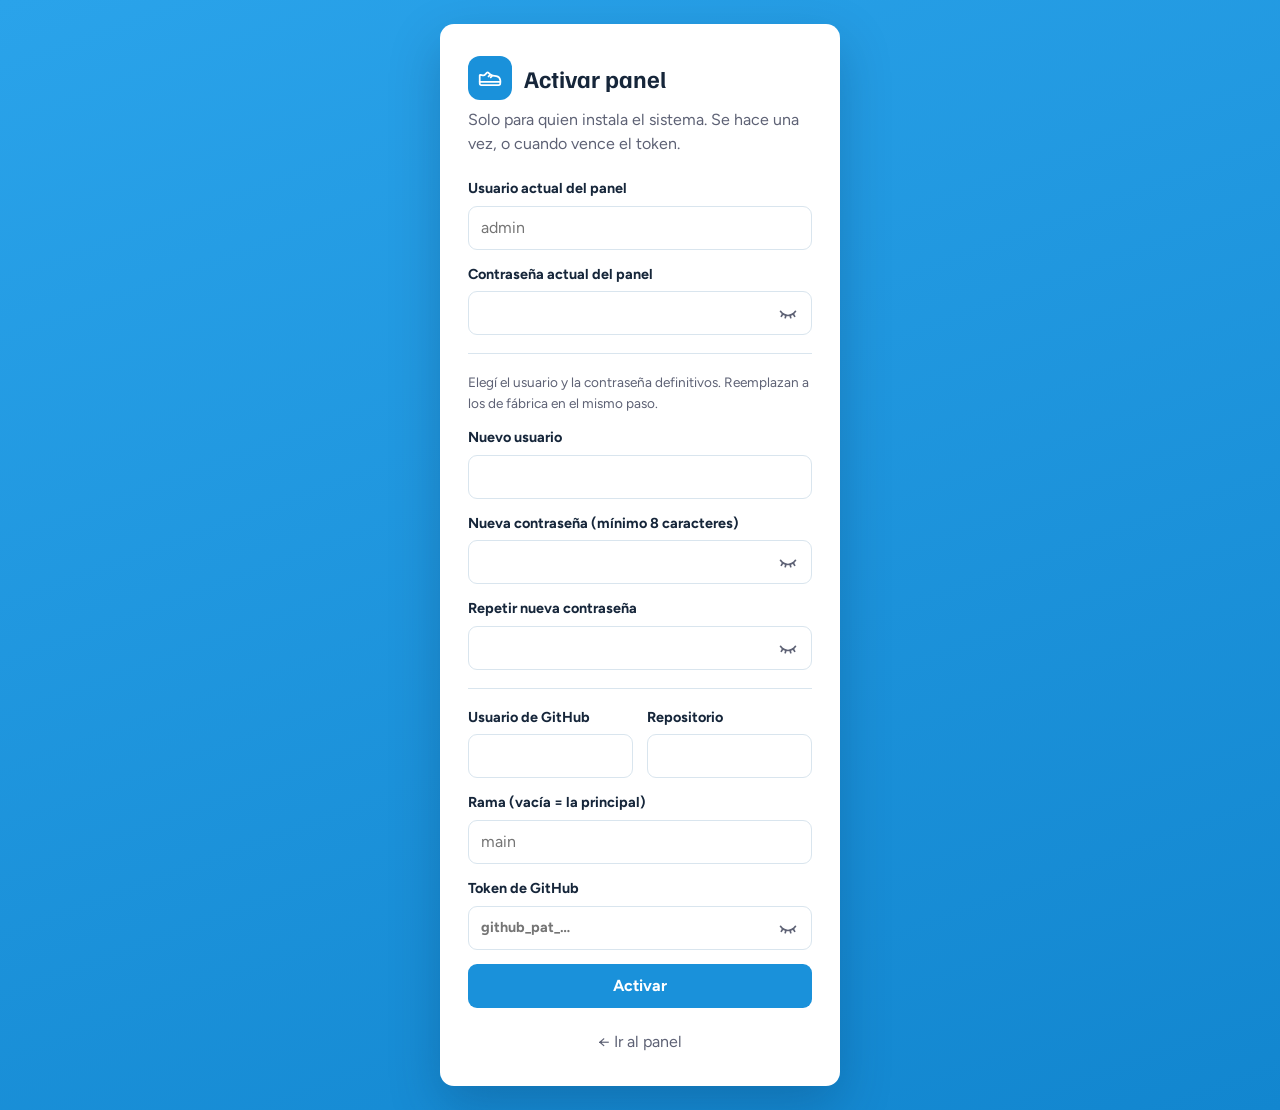
<file: conectar.html>
<!doctype html>
<html lang="es">
<head>
<meta charset="utf-8">
<meta name="viewport" content="width=device-width, initial-scale=1">
<meta name="theme-color" content="#ffffff">
<meta name="color-scheme" content="light">
<meta name="robots" content="noindex">
<title>Activar panel</title>
<link rel="preconnect" href="https://fonts.googleapis.com">
<link rel="preconnect" href="https://fonts.gstatic.com" crossorigin>
<link href="https://fonts.googleapis.com/css2?family=Familjen+Grotesk:wght@500;600;700&family=Figtree:wght@400;500;600;700&display=swap" rel="stylesheet">
<link rel="stylesheet" href="assets/style.css">
<link rel="icon" type="image/svg+xml" href="assets/icono.svg">
</head>
<body class="admin">
<div class="login-page">
  <main class="login-card">
    <div class="login-brand">
      <span class="logo logo-ph login-ico" id="ico" aria-hidden="true"></span>
      <span class="login-name">Activar panel</span>
    </div>
    <p class="login-sub">Solo para quien instala el sistema. Se hace una vez, o cuando vence el token.</p>
    <div id="msgs"></div>
    <form id="f" class="stack">
      <label class="fld"><span>Usuario actual del panel</span><input id="u" required autocomplete="username" placeholder="admin"></label>
      <label class="fld"><span>Contraseña actual del panel</span><input id="p" type="password" required autocomplete="current-password"></label>
      <hr class="sep">
      <p class="hint">Elegí el usuario y la contraseña definitivos. Reemplazan a los de fábrica en el mismo paso.</p>
      <label class="fld"><span>Nuevo usuario</span><input id="nu" required pattern="[A-Za-z0-9._@\-]{3,40}" autocomplete="off"></label>
      <label class="fld"><span>Nueva contraseña (mínimo 8 caracteres)</span><input id="np" type="password" required minlength="8" autocomplete="new-password"></label>
      <label class="fld"><span>Repetir nueva contraseña</span><input id="np2" type="password" required minlength="8" autocomplete="new-password"></label>
      <hr class="sep">
      <div class="grid-form">
        <label class="fld"><span>Usuario de GitHub</span><input id="owner" required autocomplete="off"></label>
        <label class="fld"><span>Repositorio</span><input id="repo" required autocomplete="off"></label>
      </div>
      <label class="fld"><span>Rama (vacía = la principal)</span><input id="branch" placeholder="main" autocomplete="off"></label>
      <label class="fld"><span>Token de GitHub</span><input id="token" type="password" required autocomplete="off" placeholder="github_pat_…"></label>
      <button class="btn btn-primary btn-block" type="submit" id="go">Activar</button>
    </form>
    <a class="login-back" href="admin.html">← Ir al panel</a>
  </main>
</div>
<script src="assets/comun.js"></script>
<script src="assets/conectar.js"></script>
</body>
</html>
</file>
<file: assets/style.css>
/* ===== Catálogo Zapatería ===== */
:root {
  --bg: #ffffff;
  --surface: #ffffff;
  --surface-2: #f7f8fb;
  --ink: #16263a;
  --muted: #5e6275;
  --line: #d9e5ee;
  --primary: #1a91da;
  --primary-ink: #ffffff;
  --primary-text: #0b6aa6;
  --primary-soft: #e2f1fb;
  --accent: #f2a41b;
  --accent-ink: #1a1c2e;
  --wa: #1d9f50;
  --wa-ink: #ffffff;
  --ok: #17803d;
  --ok-soft: #e3f5e9;
  --danger: #c4302b;
  --danger-soft: #fdeceb;
  --warn-soft: #fff4dc;
  --warn-ink: #7a4b00;
  --img-bg: #ffffff;
  --radius: 14px;
  --radius-sm: 9px;
  --font-head: "Familjen Grotesk", "Segoe UI", system-ui, -apple-system, sans-serif;
  --font-body: "Figtree", "Segoe UI", system-ui, -apple-system, sans-serif;
  color-scheme: light;
}

*, *::before, *::after { box-sizing: border-box; }
html { -webkit-text-size-adjust: 100%; }
body {
  margin: 0;
  background: var(--bg);
  color: var(--ink);
  font: 16px/1.5 var(--font-body);
}
img { max-width: 100%; display: block; }
a { color: var(--primary-text); }
h1, h2, h3 { font-family: var(--font-head); line-height: 1.2; margin: 0; }
button, input, select, textarea { font: inherit; color: inherit; }
:focus-visible { outline: 3px solid var(--accent); outline-offset: 2px; }

.wrap { width: min(1180px, 100% - 32px); margin-inline: auto; }

/* ---------- Botones ---------- */
.btn {
  display: inline-flex; align-items: center; justify-content: center; gap: 8px;
  min-height: 44px; padding: 0 18px;
  border: 1.5px solid transparent; border-radius: var(--radius-sm);
  font-weight: 700; text-decoration: none; cursor: pointer;
  transition: filter .15s, background .15s;
}
.btn:hover { filter: brightness(1.06); }
.btn:disabled { opacity: .6; cursor: progress; }
.btn-primary { background: var(--primary); color: var(--primary-ink); }
.btn-accent { background: var(--accent); color: var(--accent-ink); }
.btn-outline { border-color: var(--primary); color: var(--primary-text); background: transparent; }
.btn-outline:hover { background: var(--primary-soft); filter: none; }
.btn-secondary { background: var(--surface); border-color: var(--line); color: var(--ink); }
.btn-line { background: transparent; border: 1.5px dashed var(--line); color: var(--ink); min-height: 38px; font-weight: 600; }
.btn-line:hover { border-color: var(--primary); color: var(--primary-text); filter: none; }
.btn-wa { background: var(--wa); color: var(--wa-ink); width: 100%; margin-top: auto; padding: 0 10px; font-size: .95rem; white-space: nowrap; }
.btn-block { width: 100%; }

/* ---------- Catálogo: encabezado ---------- */
.site-head { background: var(--surface); border-bottom: 1px solid var(--line); }
.head-in { display: flex; align-items: center; justify-content: space-between; gap: 16px; padding: 16px 0; }
.brand { display: flex; align-items: center; gap: 14px; text-decoration: none; color: inherit; min-width: 0; }
.brand-text { display: grid; min-width: 0; }
.brand-name { font-family: var(--font-head); font-weight: 700; font-size: clamp(1.25rem, 3vw, 1.6rem); color: var(--ink); letter-spacing: -.01em; }
.brand-tag { color: var(--muted); font-size: .92rem; }
.logo { width: 56px; height: 56px; object-fit: contain; border-radius: 12px; flex: none; }
.logo-ph {
  display: grid; place-items: center;
  background: var(--primary); color: var(--primary-ink);
  font-family: var(--font-head); font-weight: 700; font-size: 1.6rem;
}

/* ---------- Filtros ---------- */
.filters {
  display: grid; gap: 10px;
  grid-template-columns: minmax(220px, 2fr) repeat(4, minmax(140px, 1fr)) auto;
  margin: 24px 0 8px; padding: 12px;
  background: var(--surface); border: 1px solid var(--line); border-radius: var(--radius);
}
.filters select, .search {
  min-height: 46px; border: 1px solid var(--line); border-radius: var(--radius-sm);
  background: var(--surface);
}
.filters select { padding: 0 12px; min-width: 0; }
.search { display: flex; align-items: center; gap: 8px; padding: 0 12px; color: var(--muted); }
.search input { border: 0; outline: 0; background: transparent; width: 100%; min-height: 44px; color: var(--ink); }
.search:focus-within { outline: 3px solid var(--accent); outline-offset: 1px; }
@media (max-width: 1240px) {
  .filters { grid-template-columns: repeat(4, minmax(0, 1fr)) auto; }
  .filters .search { grid-column: 1 / -1; }
}
@media (max-width: 1000px) {
  .filters { grid-template-columns: 1fr 1fr; }
  .filters .search { grid-column: 1 / -1; }
  .filters .btn { grid-column: 1 / -1; }
}
@media (max-width: 480px) { .filters { grid-template-columns: 1fr; } }

.count { color: var(--muted); margin: 14px 2px 18px; }
.count strong { color: var(--ink); }
.count a { margin-left: 10px; font-weight: 600; }

/* ---------- Tarjetas ---------- */
.grid { display: grid; gap: 20px; grid-template-columns: repeat(auto-fill, minmax(250px, 1fr)); padding-bottom: 48px; }
.card {
  display: flex; flex-direction: column;
  background: var(--surface); border: 1px solid var(--line); border-radius: var(--radius);
  overflow: hidden;
}
.card-img { position: relative; aspect-ratio: 1 / 1; background: var(--img-bg); display: grid; place-items: center; }
.card-img img { width: 100%; height: 100%; object-fit: contain; padding: 14px; }
.noimg { font-size: 4rem; opacity: .35; }
.ribbon {
  position: absolute; top: 12px; left: 12px;
  background: var(--ink); color: var(--surface);
  font-size: .8rem; font-weight: 700; padding: 4px 10px; border-radius: 999px;
}
.card-body { display: flex; flex-direction: column; gap: 6px; padding: 16px; flex: 1; }
.badges { display: flex; flex-wrap: wrap; gap: 6px; }
.badge { font-size: .78rem; font-weight: 700; padding: 3px 9px; border-radius: 6px; background: var(--primary-soft); color: var(--primary-text); }
.badge-soft { background: var(--surface-2); color: var(--muted); border: 1px solid var(--line); }
.card-brand { margin: 4px 0 0; color: var(--muted); font-size: .88rem; font-weight: 600; }
.card-title { font-size: 1.15rem; font-weight: 700; color: var(--ink); }
.card-meta, .stock, .colors, .desc { margin: 0; color: var(--muted); font-size: .9rem; }
.price { margin: 4px 0 0; font-family: var(--font-head); font-size: 1.55rem; font-weight: 700; color: var(--primary-text); letter-spacing: -.01em; }
.stock-out { color: var(--danger); font-weight: 600; }

/* Talles: el elemento protagonista */
.sizes { border: 0; padding: 0; margin: 8px 0 2px; }
.sizes legend { font-size: .88rem; font-weight: 600; color: var(--ink); margin-bottom: 6px; padding: 0; }
.size-list { display: flex; flex-wrap: wrap; gap: 6px; }
.size { position: relative; }
.size input { position: absolute; opacity: 0; inset: 0; margin: 0; cursor: pointer; }
.size span {
  display: grid; place-items: center; min-width: 44px; height: 40px; padding: 0 8px;
  border: 1.5px solid var(--line); border-radius: 8px;
  font-family: var(--font-head); font-weight: 700; font-size: .98rem;
  background: var(--surface); transition: background .12s, border-color .12s;
}
.size:hover span { border-color: var(--primary); }
.size input:checked + span { background: var(--primary); border-color: var(--primary); color: var(--primary-ink); }
.size input:focus-visible + span { outline: 3px solid var(--accent); outline-offset: 2px; }
.size-out span { color: var(--muted); text-decoration: line-through; opacity: .55; }
.size-out input { cursor: not-allowed; }
.size-out:hover span { border-color: var(--line); }

.pay { display: grid; gap: 4px; margin: 8px 0 12px; font-size: .88rem; color: var(--muted); }
.pay select { min-height: 42px; padding: 0 10px; border: 1px solid var(--line); border-radius: var(--radius-sm); background: var(--surface); color: var(--ink); width: 100%; }
.card-body > .btn-wa { margin-top: auto; }
.sizes + .btn-wa, .desc + .btn-wa, .colors + .btn-wa, .stock + .btn-wa { margin-top: 14px; }

.empty { text-align: center; padding: 64px 16px 80px; color: var(--muted); }
.empty-ico { font-size: 3.5rem; }
.empty p { margin: 8px 0 18px; }

.site-foot { border-top: 1px solid var(--line); padding: 24px 0 32px; text-align: center; color: var(--muted); font-size: .92rem; }
.site-foot p { margin: 2px 0; }

/* ---------- Login ---------- */
.login-page { min-height: 100vh; display: grid; place-items: center; padding: 24px; background: linear-gradient(160deg, #2aa3ea 0%, #1286cf 100%); }
.login-card {
  width: min(400px, 100%); background: var(--surface); border-radius: var(--radius);
  padding: 32px 28px; box-shadow: 0 20px 50px rgba(6, 50, 90, .28);
}
.login-brand { display: flex; align-items: center; gap: 12px; }
.login-brand .logo { width: 44px; height: 44px; }
.login-name { font-family: var(--font-head); font-size: 1.5rem; font-weight: 700; color: var(--ink); }
.name-2 { color: var(--accent); }
.login-sub { color: var(--muted); margin: 8px 0 22px; }
.login-back { display: block; text-align: center; margin-top: 22px; color: var(--muted); text-decoration: none; }
.login-back:hover { color: var(--ink); }

/* ---------- Formularios ---------- */
.stack { display: grid; gap: 14px; }
.fld { display: grid; gap: 6px; min-width: 0; }
.fld > span { font-size: .9rem; font-weight: 700; color: var(--ink); }
.fld input, .fld select, .fld textarea, .rows input {
  width: 100%; min-height: 44px; padding: 8px 12px;
  border: 1px solid var(--line); border-radius: var(--radius-sm);
  background: var(--surface); color: var(--ink);
}
.fld textarea { resize: vertical; }
.fld input[readonly] { background: var(--surface-2); color: var(--muted); }
.fld input[type="file"] { border: 0; padding: 0; min-height: 0; background: transparent; }
.hint { color: var(--muted); font-size: .85rem; margin: 0; font-weight: 400; }
.check { display: flex; align-items: center; gap: 8px; font-weight: 600; cursor: pointer; }
.check input { width: 18px; height: 18px; accent-color: var(--primary); }
.photo {
  display: flex; align-items: center; gap: 14px; flex-wrap: wrap;
  padding: 12px; border: 1px dashed var(--line); border-radius: var(--radius-sm); background: var(--surface-2);
}
.photo img { width: 88px; height: 88px; object-fit: contain; background: var(--img-bg); border-radius: 8px; }
.photo img[hidden] { display: none; }

.alert { padding: 12px 16px; border-radius: var(--radius-sm); margin: 0 0 14px; font-weight: 500; }
.alert-ok { background: var(--ok-soft); color: var(--ok); }
.alert-error { background: var(--danger-soft); color: var(--danger); }
.alert-warn { background: var(--warn-soft); color: var(--warn-ink); }
.alert-warn a { color: inherit; font-weight: 700; }

/* ---------- Panel ---------- */
.adm-head { background: var(--primary); color: var(--primary-ink); }
.adm-head-in { display: flex; align-items: center; justify-content: space-between; gap: 16px; padding: 14px 24px; flex-wrap: wrap; }
.adm-brand { display: flex; align-items: center; gap: 12px; color: inherit; text-decoration: none; min-width: 0; }
.adm-brand .logo { width: 44px; height: 44px; background: #fff; }
.adm-brand .logo-ph { background: var(--accent); color: var(--accent-ink); }
.adm-name { font-family: var(--font-head); font-weight: 700; font-size: 1.4rem; }
.adm-brand small { opacity: .75; }
.adm-nav { display: flex; align-items: center; gap: 16px; }
.adm-nav a { color: inherit; text-decoration: none; font-weight: 600; }
.adm-nav a:hover { text-decoration: underline; }
.btn-ghost { border-color: currentColor; color: inherit; background: transparent; min-height: 40px; }
.adm-main { padding: 22px 0 60px; }

.tabs { display: flex; gap: 6px; border-bottom: 1px solid var(--line); margin-bottom: 20px; }
.tabs a { padding: 12px 16px; text-decoration: none; color: var(--muted); font-weight: 700; border-bottom: 3px solid transparent; margin-bottom: -1px; }
.tabs a.active { color: var(--ink); border-color: var(--accent); }

.toolbar { display: flex; justify-content: space-between; align-items: center; gap: 12px; margin-bottom: 14px; flex-wrap: wrap; }
.search-sm { min-height: 44px; flex: 1; max-width: 340px; background: var(--surface); }

.table-wrap { overflow-x: auto; background: var(--surface); border: 1px solid var(--line); border-radius: var(--radius); }
.tbl { width: 100%; border-collapse: collapse; min-width: 860px; }
.tbl th { text-align: left; font-size: .88rem; color: var(--ink); background: var(--primary-soft); padding: 12px; font-weight: 700; }
.tbl td { padding: 10px 12px; border-top: 1px solid var(--line); vertical-align: middle; font-size: .95rem; }
.tbl tr[hidden] { display: none; }
.tbl-empty { text-align: center; color: var(--muted); padding: 36px 12px !important; }
.thumb { width: 48px; height: 48px; object-fit: contain; border-radius: 8px; background: var(--img-bg); display: grid; place-items: center; }
.thumb-ph { font-size: 1.4rem; background: var(--surface-2); }
.t-name { display: block; font-weight: 600; }
.t-sub { color: var(--muted); font-size: .85rem; }
.t-out { color: var(--danger); font-weight: 700; }
.nowrap { white-space: nowrap; }
.ta-r { text-align: right !important; }
.pill { border: 0; border-radius: 999px; padding: 4px 12px; font-size: .82rem; font-weight: 700; cursor: pointer; }
.pill-on { background: #1f9d55; color: #fff; }
.pill-off { background: var(--surface-2); color: var(--muted); border: 1px solid var(--line); }
.actions { display: flex; justify-content: flex-end; gap: 8px; }
.actions form { margin: 0; }
.icon-btn {
  display: grid; place-items: center; width: 40px; height: 40px;
  border: 1px solid var(--line); border-radius: 8px; background: var(--surface); color: var(--primary-text); cursor: pointer;
}
.icon-btn:hover { background: var(--primary-soft); }
.icon-danger { color: var(--danger); }
.icon-danger:hover { background: var(--danger-soft); }

/* Configuración */
.cfg-grid { display: grid; gap: 20px; grid-template-columns: repeat(auto-fit, minmax(320px, 1fr)); align-items: start; }
.panel { background: var(--surface); border: 1px solid var(--line); border-radius: var(--radius); padding: 22px; }
.panel h2 { font-size: 1.2rem; margin-bottom: 14px; }
.panel > .hint { margin: -6px 0 14px; }

/* ---------- Diálogo de producto ---------- */
.dlg {
  width: min(720px, 100% - 24px); max-height: calc(100vh - 32px);
  padding: 0; border: 0; border-radius: var(--radius);
  background: var(--surface); color: var(--ink);
}
.dlg::backdrop { background: rgba(8, 30, 50, .55); }
.dlg-form { display: flex; flex-direction: column; max-height: calc(100vh - 32px); }
.dlg-head { display: flex; justify-content: space-between; align-items: center; padding: 18px 22px; border-bottom: 1px solid var(--line); }
.dlg-head h2 { font-size: 1.3rem; }
.dlg-x { border: 0; background: transparent; font-size: 1.8rem; line-height: 1; cursor: pointer; color: var(--muted); width: 40px; height: 40px; border-radius: 8px; }
.dlg-x:hover { background: var(--surface-2); color: var(--ink); }
.dlg-body { overflow-y: auto; padding: 18px 22px; display: grid; gap: 18px; }
.dlg-foot { display: flex; justify-content: flex-end; gap: 10px; padding: 14px 22px; border-top: 1px solid var(--line); background: var(--surface-2); }
.grid-form { display: grid; grid-template-columns: 1fr 1fr; gap: 14px; align-items: start; }
.span-2 { grid-column: 1 / -1; }
@media (max-width: 560px) { .grid-form { grid-template-columns: 1fr; } }

.block { border: 1px solid var(--line); border-radius: var(--radius-sm); padding: 14px; margin: 0; display: grid; gap: 10px; }
.block legend { font-weight: 700; padding: 0 6px; font-size: .95rem; }
.quick { display: flex; flex-wrap: wrap; align-items: center; gap: 6px; font-size: .88rem; color: var(--muted); }
.chip-btn { border: 1px solid var(--line); background: var(--surface-2); border-radius: 999px; padding: 6px 12px; font-size: .85rem; font-weight: 600; cursor: pointer; color: var(--ink); }
.chip-btn:hover { border-color: var(--primary); color: var(--primary-text); }
.rows { display: grid; gap: 8px; }
.rows:empty { display: none; }
.rows-sizes { grid-template-columns: repeat(auto-fill, minmax(190px, 1fr)); }
.row { display: flex; align-items: center; gap: 6px; flex-wrap: wrap; }
.row input { min-height: 40px; flex: 1; min-width: 70px; }
.rows-sizes .row input.sz { flex: 0 0 76px; font-weight: 700; }
.row .in { flex: 0 0 90px; }
.row .x { color: var(--muted); font-size: .9rem; }
.row .ia { flex: 1 1 160px; }
.inst-info { flex-basis: 100%; font-size: .84rem; color: var(--warn-ink); padding-left: 2px; }
.inst-info:empty { display: none; }
.inst-info.ok { color: var(--ok); }
.row-x { width: 36px; height: 36px; border: 0; background: transparent; color: var(--muted); font-size: 1.4rem; cursor: pointer; border-radius: 8px; flex: none; }
.row-x:hover { background: var(--danger-soft); color: var(--danger); }

@media (prefers-reduced-motion: reduce) { * { transition: none !important; } }

/* ---------- Marcas ---------- */
.brand-strip {
  display: flex; gap: 12px; overflow-x: auto; padding: 22px 2px 4px;
  scroll-snap-type: x proximity; scrollbar-width: thin;
}
.brand-tile {
  flex: 0 0 auto; width: 124px; height: 92px; border-radius: 14px; overflow: hidden;
  display: grid; place-items: center; scroll-snap-align: start;
  background: var(--surface); border: 1px solid var(--line);
  text-decoration: none; color: var(--ink);
  transition: transform .15s, box-shadow .15s;
}
.brand-tile img { width: 100%; height: 100%; object-fit: cover; }
.brand-tile:hover { transform: translateY(-2px); box-shadow: 0 6px 16px rgba(20, 22, 60, .14); }
.brand-tile.is-on { outline: 3px solid var(--accent); outline-offset: 3px; }
.brand-strip:has(.is-on) .brand-tile:not(.is-on) { opacity: .55; }
.brand-strip:has(.is-on) .brand-tile:not(.is-on):hover { opacity: 1; }
.brand-tile-txt { font-family: var(--font-head); font-weight: 700; text-align: center; padding: 8px; font-size: .95rem; }
.brand-strip + .filters { margin-top: 16px; }
@media (max-width: 560px) { .brand-tile { width: 104px; height: 78px; } }

.card-brand { display: flex; align-items: center; gap: 8px; }
.card-brand img { width: 64px; height: 32px; border-radius: 6px; object-fit: cover; }

.tab-intro { margin: -6px 0 16px; }
.brand-admin { display: grid; gap: 16px; grid-template-columns: repeat(auto-fill, minmax(280px, 1fr)); align-items: start; }
.brand-new { border-style: dashed; }
.brand-item { position: relative; }
.brand-item-top { display: flex; gap: 14px; align-items: center; }
.brand-item-info { display: grid; gap: 4px; flex: 1; min-width: 0; }
.brand-logo-lg { width: 84px; height: 84px; border-radius: 12px; object-fit: cover; flex: none; }
.brand-logo-ph { display: grid; place-items: center; background: var(--primary-soft); color: var(--primary-text); font-family: var(--font-head); font-weight: 700; font-size: 2rem; }
.brand-item-actions { display: flex; gap: 8px; padding-right: 50px; }
.brand-del { position: absolute; right: 22px; bottom: 22px; margin: 0; }
@media (prefers-reduced-motion: reduce) { .brand-tile:hover { transform: none; } }

/* ---------- Versión GitHub Pages ---------- */
[hidden] { display: none !important; }
button.brand-tile { padding: 0; cursor: pointer; font: inherit; }
.login-card { width: min(460px, 100%); }
.sep { border: 0; border-top: 1px solid var(--line); margin: 4px 0; width: 100%; }
#dlgMsgs:empty, #msgs:empty, #gateMsgs:empty { display: none; }
.login-card { width: min(400px, 100%); }
.login-ico svg, .logo-ph svg { display: block; }
.noimg, .empty-ico, .thumb-ph { color: var(--muted); }
.noimg { opacity: .5; }
.empty-ico { display: flex; justify-content: center; }
#banners .alert { margin-bottom: 10px; }
#banners:empty { display: none; }

/* ---------- Ventana de confirmación ---------- */
.btn-danger { background: var(--danger); color: #fff; }
.dlg-sm { width: min(420px, 100% - 24px); }
.confirm-body { padding: 26px 24px 18px; text-align: center; display: grid; justify-items: center; gap: 8px; }
.confirm-ico { width: 56px; height: 56px; border-radius: 50%; display: grid; place-items: center; background: var(--primary-soft); color: var(--primary-text); margin-bottom: 4px; }
.confirm-ico.is-danger { background: var(--danger-soft); color: var(--danger); }
.confirm-body h2 { font-size: 1.25rem; }
.confirm-body p { margin: 0; color: var(--muted); }
.dlg-sm .dlg-foot { justify-content: center; }
.dlg-sm .dlg-foot .btn { min-width: 130px; }
.dlg-msgs { padding: 0 22px; }
.dlg-msgs .alert { margin: 10px 0 0; }
.dlg-msgs:empty { display: none; }

/* =================================================================
   Vender, ventas y compras
   ================================================================= */
html { color-scheme: light; }
.tabs { overflow-x: auto; scrollbar-width: none; white-space: nowrap; }
.tabs::-webkit-scrollbar { display: none; }
.tabs a { flex: none; }
kbd { font: 600 .72rem/1 var(--font-body); padding: 3px 6px; border-radius: 5px; border: 1px solid currentColor; opacity: .75; margin-left: 4px; }
.btn-sm { min-height: 34px; padding: 0 12px; font-size: .88rem; }
.btn-xl { min-height: 58px; font-size: 1.2rem; }
.btn-void { color: var(--danger); }
.link-btn { border: 0; background: none; color: var(--primary-text); font-weight: 700; cursor: pointer; padding: 0; text-decoration: underline; }

.pos { display: grid; grid-template-columns: minmax(0, 1fr) 360px; gap: 20px; align-items: start; }
.pos-main { display: grid; gap: 12px; min-width: 0; }
.pos-search { position: relative; display: flex; gap: 10px; }
.scan {
  flex: 1; display: flex; align-items: center; gap: 10px; padding: 0 14px; min-height: 58px;
  background: var(--surface); border: 2px solid var(--primary); border-radius: var(--radius); color: var(--primary-text);
}
.scan input { border: 0; outline: 0; background: transparent; width: 100%; font-size: 1.1rem; min-height: 54px; color: var(--ink); }
.scan:focus-within { box-shadow: 0 0 0 4px var(--primary-soft); }
.btn-cam { min-height: 58px; gap: 6px; }
.pick-list {
  position: absolute; top: calc(100% + 6px); left: 0; right: 0; z-index: 30; max-height: 420px; overflow-y: auto;
  background: var(--surface); border: 1px solid var(--line); border-radius: var(--radius); box-shadow: 0 14px 34px rgba(20, 50, 80, .16);
}
.pick { display: flex; align-items: center; gap: 12px; width: 100%; padding: 10px 14px; border: 0; border-bottom: 1px solid var(--line); background: var(--surface); text-align: left; cursor: pointer; color: var(--ink); }
.pick:last-child { border-bottom: 0; }
.pick:hover, .pick.is-sel { background: var(--primary-soft); }
.pick-img { width: 44px; height: 44px; border-radius: 8px; object-fit: contain; background: #fff; flex: none; display: grid; place-items: center; }
.pick-ph { background: var(--surface-2); color: var(--muted); }
.pick-txt { display: grid; flex: 1; min-width: 0; }
.pick-txt small, .pick-right small { color: var(--muted); font-size: .82rem; }
.pick-right { display: grid; text-align: right; }
.pick-empty { padding: 14px; color: var(--muted); }
.pos-flash { min-height: 22px; font-weight: 600; font-size: .95rem; }
.pos-flash.is-ok { color: var(--ok); }
.pos-flash.is-error { color: var(--danger); }

.cart { background: var(--surface); border: 1px solid var(--line); border-radius: var(--radius); overflow: hidden; }
.cart-head, .cart-row { display: grid; grid-template-columns: minmax(0, 1fr) 132px 150px; gap: 12px; align-items: center; padding: 10px 14px; }
.cart-head { background: var(--primary-soft); font-weight: 700; font-size: .86rem; }
.cart-row { border-top: 1px solid var(--line); }
.cart-prod { display: grid; min-width: 0; }
.cart-prod strong { overflow: hidden; text-overflow: ellipsis; white-space: nowrap; }
.cart-prod small { color: var(--muted); font-size: .84rem; }
.qty { display: flex; align-items: center; border: 1px solid var(--line); border-radius: 10px; overflow: hidden; width: max-content; }
.qty button { width: 38px; height: 40px; border: 0; background: var(--surface-2); font-size: 1.2rem; font-weight: 700; cursor: pointer; color: var(--ink); }
.qty button:hover { background: var(--primary-soft); }
.qty input { width: 48px; height: 40px; border: 0; text-align: center; font-weight: 700; font-size: 1rem; }
.cart-sub { display: flex; justify-content: flex-end; align-items: center; gap: 6px; }
.cart-empty { padding: 34px 16px; text-align: center; color: var(--muted); }
.pos-keys { margin: 0; color: var(--muted); font-size: .84rem; }

.pos-side {
  position: sticky; top: 16px; display: grid; gap: 14px; padding: 18px;
  background: var(--surface); border: 1px solid var(--line); border-radius: var(--radius); box-shadow: 0 8px 24px rgba(20, 60, 100, .07);
}
.pos-label { font-size: .82rem; font-weight: 700; color: var(--muted); display: block; margin-bottom: 4px; }
.client-btn { width: 100%; text-align: left; min-height: 42px; padding: 0 12px; border: 1px dashed var(--line); border-radius: var(--radius-sm); background: var(--surface-2); font-weight: 600; cursor: pointer; color: var(--ink); }
.client-btn:hover { border-color: var(--primary); }
.client-form { display: grid; gap: 8px; margin-top: 8px; }
.client-fields { display: grid; gap: 8px; }
.client-fields input { min-height: 42px; padding: 0 12px; border: 1px solid var(--line); border-radius: var(--radius-sm); }
.client-form .btn { justify-self: start; }
.seg { display: grid; grid-template-columns: repeat(3, 1fr); border: 1px solid var(--line); border-radius: 10px; overflow: hidden; }
.seg button { min-height: 38px; border: 0; background: var(--surface); font-weight: 600; cursor: pointer; color: var(--ink); }
.seg button + button { border-left: 1px solid var(--line); }
.seg button.on { background: var(--primary); color: var(--primary-ink); }
.pos-total { display: flex; justify-content: space-between; align-items: baseline; padding-top: 4px; border-top: 1px solid var(--line); }
.pos-total span { font-weight: 700; color: var(--muted); }
.pos-total strong { font-family: var(--font-head); font-size: 2.1rem; color: var(--ink); letter-spacing: -.02em; }
.pos-iva { color: var(--muted); font-size: .84rem; margin-top: -8px; min-height: 1em; }
.pay-methods { display: grid; grid-template-columns: repeat(2, 1fr); gap: 8px; }
.pay-methods button { min-height: 44px; border: 1.5px solid var(--line); border-radius: 10px; background: var(--surface); font-weight: 700; cursor: pointer; color: var(--ink); }
.pay-methods button.on { border-color: var(--primary); background: var(--primary-soft); color: var(--primary-text); }
.paid-input { font-size: 1.3rem !important; font-weight: 700; min-height: 52px !important; }
.quick-cash { display: flex; flex-wrap: wrap; gap: 6px; margin-top: 8px; }
.quick-cash:empty { display: none; }
.quick-cash button { min-height: 38px; padding: 0 12px; border: 1px solid var(--line); border-radius: 999px; background: var(--surface-2); font-weight: 700; cursor: pointer; color: var(--ink); }
.quick-cash button:hover { border-color: var(--primary); color: var(--primary-text); }
.pos-change { display: flex; justify-content: space-between; align-items: baseline; margin-top: 10px; padding: 10px 12px; border-radius: var(--radius-sm); background: var(--ok-soft); }
.pos-change span { font-weight: 700; color: var(--ok); }
.pos-change strong { font-family: var(--font-head); font-size: 1.6rem; color: var(--ok); }
.pos-change strong.is-neg { color: var(--danger); font-size: 1.2rem; }
.save-state { font-size: .86rem; color: var(--muted); display: flex; align-items: center; gap: 6px; flex-wrap: wrap; min-height: 1.2em; }
.save-state.is-ok { color: var(--ok); }
.save-state.is-error { color: var(--danger); font-weight: 600; }
.spin { width: 14px; height: 14px; border-radius: 50%; border: 2px solid var(--line); border-top-color: var(--primary); animation: spin .8s linear infinite; }
@keyframes spin { to { transform: rotate(360deg); } }

.size-pick { display: flex; flex-wrap: wrap; justify-content: center; gap: 8px; margin-top: 8px; }
.size-opt { display: grid; gap: 2px; min-width: 70px; padding: 10px 8px; border: 1.5px solid var(--line); border-radius: 12px; background: var(--surface); cursor: pointer; color: var(--ink); }
.size-opt strong { font-family: var(--font-head); font-size: 1.35rem; }
.size-opt small { color: var(--muted); font-size: .78rem; }
.size-opt:hover:not([disabled]), .size-opt:focus-visible { border-color: var(--primary); background: var(--primary-soft); }
.size-opt[disabled] { opacity: .45; cursor: not-allowed; text-decoration: line-through; }
.confirm-ico.is-ok { background: var(--ok-soft); color: var(--ok); }
.done-change { margin-top: 8px; padding: 12px 22px; border-radius: 14px; background: var(--ok-soft); color: var(--ok); display: grid; }
.done-change span { font-weight: 700; }
.done-change strong { font-family: var(--font-head); font-size: 2.2rem; }
.cam-reader { width: 100%; min-height: 240px; border-radius: 12px; overflow: hidden; background: #0d1b26; }
.cam-reader video { width: 100% !important; }

.hist-head { display: flex; justify-content: space-between; align-items: flex-end; gap: 12px; flex-wrap: wrap; margin-bottom: 14px; }
.hist-head h2 { margin: 0; }
.hist-actions { display: flex; gap: 8px; flex-wrap: wrap; }
.fld-inline { grid-template-columns: auto; }
.fld-inline input { min-height: 42px; }
.kpis { display: grid; grid-template-columns: repeat(auto-fit, minmax(170px, 1fr)); gap: 12px; margin-bottom: 14px; }
.kpis:empty { display: none; }
.kpi { display: grid; gap: 2px; padding: 14px 16px; background: var(--surface); border: 1px solid var(--line); border-radius: var(--radius); }
.kpi span { font-size: .84rem; font-weight: 700; color: var(--muted); }
.kpi strong { font-family: var(--font-head); font-size: 1.45rem; }
.kpi small { color: var(--muted); font-size: .8rem; }
.tbl tr.is-void td { color: var(--muted); }
.tbl tr.is-void td strong { text-decoration: line-through; }
.tbl .t-sub { display: block; }

[data-pane="compras"] { display: grid; gap: 20px; }
[data-pane="compras"][hidden] { display: none; }
.grid-buy { grid-template-columns: repeat(auto-fit, minmax(180px, 1fr)); margin-bottom: 14px; }
.buy-search { margin-bottom: 12px; }
.buy-search .scan { min-height: 50px; border-width: 1.5px; }
.buy-search .scan input { min-height: 46px; font-size: 1rem; }
.tbl-buy { min-width: 680px; }
.in-sm, .in-md { min-height: 40px; padding: 0 10px; border: 1px solid var(--line); border-radius: 8px; }
.in-sm { width: 90px; }
.in-md { width: 140px; }
.buy-foot { display: flex; justify-content: flex-end; align-items: center; gap: 18px; margin-top: 14px; flex-wrap: wrap; }
.buy-foot strong { font-family: var(--font-head); font-size: 1.4rem; margin-left: 6px; }

@media (max-width: 960px) {
  .pos { grid-template-columns: 1fr; }
  .pos-side { position: static; }
}
@media (max-width: 560px) {
  .adm-main { padding-top: 14px; }
  .btn-cam span { display: none; }
  .btn-cam { padding: 0 14px; }
  .cart-head { display: none; }
  .cart-row { grid-template-columns: 1fr auto; grid-template-areas: "prod prod" "qty sub"; row-gap: 8px; }
  .cart-prod { grid-area: prod; }
  .qty { grid-area: qty; }
  .cart-sub { grid-area: sub; }
  .pos-total strong { font-size: 1.8rem; }
  .pos-keys { display: none; }
  .adm-head-in { padding: 12px 16px; }
  .adm-name { font-size: 1.15rem; }
}
.transfer-box { gap: 10px; margin-bottom: 4px; }
.transfer-box .fld input { min-height: 42px; }

/* Comprobante, PDF y WhatsApp */
.pos-doc { display: grid; gap: 6px; margin-bottom: 12px; }
.seg.seg-2 { grid-template-columns: 1fr 1fr; }
.done-actions { display: grid; grid-template-columns: repeat(2, 1fr); gap: 8px; width: 100%; }
#doneDlg .dlg-foot { flex-direction: column; align-items: stretch; gap: 10px; }
#doneDlg .dlg-foot .btn { min-width: 0; }
.btn-wa-sm { background: #1f9d55; color: #fff; }
.actions .btn-sm + .btn-sm { margin-left: 0; }
@media (max-width: 480px) { .done-actions { grid-template-columns: 1fr; } }
.btn-mail { background: #16263a; color: #fff; }
.done-mail { margin: 4px 0 0; font-size: .92rem; color: var(--muted); }
.done-mail.is-ok { color: var(--ok); font-weight: 600; }
.done-mail.is-warn { color: #b45309; }
.btn-row { display: flex; flex-wrap: wrap; gap: 10px; }

/* Botones de comprobante y anular */
.btn-print { background: #6b7280; color: #fff; }
.btn-pdf { background: #dc2626; color: #fff; }
.icon-void { border: 1.5px solid var(--danger); }
.actions { align-items: center; }

/* Compras: que no se salga de la pantalla */
[data-pane="compras"] { grid-template-columns: minmax(0, 1fr); }
[data-pane="compras"] .panel { min-width: 0; }
@media (max-width: 640px) {
  .panel { padding: 16px; }
  .grid-buy { grid-template-columns: 1fr 1fr; }
  .buy-foot { justify-content: space-between; }
  .buy-foot .btn { width: 100%; }
  /* Productos de la compra como tarjetas */
  .tbl-buy { min-width: 0; }
  .tbl-buy thead { display: none; }
  .tbl-buy tbody tr[data-b] { display: grid; grid-template-columns: 1fr 1fr; gap: 10px; padding: 14px; border-top: 1px solid var(--line); position: relative; }
  .tbl-buy tbody tr[data-b]:first-child { border-top: 0; }
  .tbl-buy tbody tr[data-b] td { border: 0; padding: 0; display: grid; gap: 4px; }
  .tbl-buy td[data-label]::before { content: attr(data-label); font-size: .78rem; font-weight: 700; color: var(--muted); }
  .tbl-buy td.b-name { grid-column: 1 / -1; padding-right: 40px; }
  .tbl-buy td.b-sub { grid-column: 1 / -1; text-align: left; font-weight: 700; }
  .tbl-buy td.b-x { position: absolute; top: 8px; right: 8px; }
  .tbl-buy input { width: 100%; }
}
@media (max-width: 380px) { .grid-buy { grid-template-columns: 1fr; } }
.grid-buy .fld input, .grid-buy .fld select { min-width: 0; width: 100%; }
@media (max-width: 640px) { .tbl-buy td.b-sub { text-align: left !important; justify-items: start; } }

.sifen-tag { display: block; width: fit-content; margin-top: 4px; font-size: .74rem; font-weight: 700; padding: 2px 8px; border-radius: 999px; }
.sifen-tag.is-ok { background: #1f9d55; color: #fff; }
.sifen-tag.is-wait { background: #fff4dc; color: #7a4b00; }
.sifen-tag.is-bad { background: #dc2626; color: #fff; }

/* Pie de listas: anuladas y paginación */
.list-foot { display: flex; justify-content: space-between; align-items: center; gap: 12px; flex-wrap: wrap; margin-top: 12px; }
.check-sm { font-size: .9rem; font-weight: 600; color: var(--muted); }
.pager { display: flex; align-items: center; gap: 12px; flex-wrap: wrap; margin-left: auto; }
.pager-info { color: var(--muted); font-size: .9rem; }
.pager-btns { display: flex; gap: 6px; }
.pager-btns button { min-width: 38px; height: 38px; padding: 0 10px; border: 1px solid var(--line); border-radius: 8px; background: var(--surface); color: var(--ink); font-weight: 700; cursor: pointer; }
.pager-btns button:hover:not(:disabled) { border-color: var(--primary); color: var(--primary-text); }
.pager-btns button.on { background: var(--primary); border-color: var(--primary); color: var(--primary-ink); }
.pager-btns button:disabled { opacity: .4; cursor: default; }
.sifen-why { display: block; max-width: 220px; margin-top: 3px; font-size: .74rem; color: var(--danger); white-space: normal; line-height: 1.3; }

/* ---------- Caja ---------- */
.caja-warn { display: flex; align-items: center; justify-content: space-between; gap: 12px; flex-wrap: wrap;
  padding: 14px 18px; margin-bottom: 14px; border-radius: var(--radius); background: #fff4dc; color: #7a4b00; border: 1px solid #f3d9a4; }
.caja-card { margin-bottom: 18px; }
.caja-top { display: flex; align-items: center; gap: 14px; flex-wrap: wrap; margin-bottom: 14px; }
.caja-status { display: inline-flex; align-items: center; gap: 8px; font-weight: 800; padding: 6px 12px; border-radius: 999px; font-size: .9rem; margin-bottom: 8px; }
.caja-top .caja-status { margin-bottom: 0; }
.caja-status .dot { width: 10px; height: 10px; border-radius: 50%; background: currentColor; }
.caja-status.is-open { background: #e3f5e9; color: #17803d; }
.caja-status.is-closed { background: #fdeceb; color: #c4302b; }
.caja-form { max-width: 420px; margin-top: 10px; }
.caja-big { font-size: 1.4rem !important; font-weight: 800; min-height: 52px !important; }
.kpis-6 { grid-template-columns: repeat(auto-fit, minmax(160px, 1fr)); margin-bottom: 0; }
.kpi-main { background: var(--primary); border-color: var(--primary); }
.kpi-main span, .kpi-main small, .kpi-main strong { color: #fff; }
.caja-grid { display: grid; gap: 18px; grid-template-columns: repeat(auto-fit, minmax(300px, 1fr)); margin-bottom: 18px; align-items: start; }
.mov-list { list-style: none; margin: 16px 0 0; padding: 0; display: grid; gap: 6px; }
.mov-list li { display: grid; grid-template-columns: auto 1fr auto; gap: 10px; align-items: center; padding: 8px 10px; border: 1px solid var(--line); border-radius: 8px; font-size: .92rem; }
.mov-ingreso { color: var(--ok); font-weight: 800; }
.mov-retiro { color: var(--danger); font-weight: 800; }
.mov-list small { color: var(--muted); }
.caja-diff { font-weight: 800; font-size: 1.05rem; min-height: 1.4em; }
.caja-diff.is-ok { color: var(--ok); }
.caja-diff.is-plus { color: #0b6aa6; }
.caja-diff.is-minus { color: var(--danger); }
.diff-tag { display: inline-block; font-weight: 800; font-size: .8rem; padding: 2px 9px; border-radius: 999px; }
.diff-tag.is-ok { background: #1f9d55; color: #fff; }
.diff-tag.is-plus { background: #e3f2fc; color: #0b6aa6; }
.diff-tag.is-minus { background: #dc2626; color: #fff; }

/* ---------- Reportes ---------- */
.rep-head { display: flex; align-items: flex-end; gap: 12px; flex-wrap: wrap; margin-bottom: 12px; }
.rep-head .fld { min-width: 170px; }
.rep-actions { display: flex; gap: 8px; margin-left: auto; }
.rep-period { margin: 0 0 12px; }
.rep-grid { display: grid; gap: 18px; grid-template-columns: repeat(auto-fit, minmax(340px, 1fr)); margin-top: 18px; align-items: start; }
.rep-wide { grid-column: 1 / -1; }
.bars { display: grid; gap: 6px; }
.bar-row { display: grid; grid-template-columns: minmax(70px, 120px) 1fr auto; gap: 10px; align-items: center; font-size: .88rem; }
.bar-l { color: var(--muted); font-weight: 600; overflow: hidden; text-overflow: ellipsis; white-space: nowrap; }
.bar-t { height: 12px; background: var(--surface-2); border-radius: 999px; overflow: hidden; }
.bar-f { display: block; height: 100%; background: var(--primary); border-radius: 999px; }
.bar-v { font-weight: 700; white-space: nowrap; }
.tbl-sm td, .tbl-sm th { padding: 7px 8px; font-size: .9rem; }
.tbl-sm { min-width: 0; }
@media (max-width: 560px) {
  .rep-grid { grid-template-columns: minmax(0, 1fr); }
  .rep-actions { width: 100%; margin-left: 0; }
  .rep-actions .btn { flex: 1; }
  .bar-row { grid-template-columns: 60px 1fr auto; }
}
.kpis-6 .kpi strong { font-size: 1.2rem; white-space: nowrap; }

/* ---------- Caja: dos cajas, recaudado y reporte diario ---------- */
[data-pane="caja"] { display: grid; gap: 18px; }
[data-pane="caja"][hidden] { display: none; }
#cajaBox { display: grid; gap: 18px; }
.cj-two { display: grid; gap: 18px; grid-template-columns: repeat(auto-fit, minmax(min(330px, 100%), 1fr)); align-items: stretch; }
.cj-card { display: grid; gap: 12px; align-content: start; }
.cj-head { display: flex; gap: 12px; align-items: center; }
.cj-head h2 { margin: 0; font-size: 1.25rem; }
.cj-head .hint { margin: 0; }
.cj-ico { width: 44px; height: 44px; border-radius: 10px; border: 1px solid var(--line); display: grid; place-items: center; color: var(--primary-text); background: var(--surface); flex: none; }
.cj-date { max-width: 190px; }
.cj-btns { display: flex; gap: 10px; flex-wrap: wrap; }
.btn-open { background: #1f9d55; color: #fff; }
.btn-close { background: #dc2626; color: #fff; }
.cj-btns .btn:disabled { opacity: .45; cursor: not-allowed; }
.cj-state { margin: 0; font-weight: 700; }
.cj-state.is-open strong { color: #17803d; }
.cj-mini { display: flex; flex-wrap: wrap; gap: 8px 16px; font-size: .9rem; color: var(--muted); }
.cj-mini strong { color: var(--ink); }
.cj-exp { flex-basis: 100%; font-size: 1rem; }
.cj-exp strong { color: var(--primary-text); font-size: 1.15rem; }
.cj-inline { display: grid; gap: 10px; padding: 14px; border: 1px dashed var(--line); border-radius: var(--radius-sm); background: var(--surface-2); }

.rc-card { display: grid; gap: 14px; }
.rc-title { display: flex; justify-content: space-between; align-items: center; gap: 10px; }
.rc-title h2 { margin: 0; font-size: 1.35rem; }
.rc-tag { display: inline-block; padding: 4px 12px; border: 1px solid var(--line); border-radius: 999px; font-size: .78rem; font-weight: 800; color: var(--muted); background: var(--surface-2); }
.rc-cols { display: grid; grid-template-columns: 1fr 1fr; gap: 12px; }
.rc-col { border: 1px solid var(--line); border-radius: var(--radius); padding: 12px 14px; }
.rc-head { display: flex; align-items: center; gap: 6px; font-weight: 800; font-size: .88rem; margin-bottom: 4px; color: var(--ink); }
.rc-head svg { width: 18px; height: 18px; }
.rc-row { display: flex; justify-content: space-between; align-items: center; padding: 10px 0; border-top: 1px solid var(--line); font-size: .95rem; color: var(--muted); }
.rc-row:first-of-type { border-top: 0; }
.rc-row strong { font-family: var(--font-head); font-size: 1.05rem; white-space: nowrap; }
.is-in { color: #17803d; }
.is-out { color: #dc2626; }
.is-bal { color: #1a6fd8; }
td.is-in, td.is-out, td.is-bal { font-weight: 700; }
.rc-total { display: flex; justify-content: space-between; align-items: center; padding: 14px 16px; border: 1px solid #cfe3f5; border-radius: var(--radius); background: #f4f9fe; font-weight: 700; }
.rc-total strong { font-family: var(--font-head); font-size: 1.5rem; color: #1a6fd8; }

.mv-form { display: grid; gap: 12px; grid-template-columns: repeat(auto-fit, minmax(200px, 1fr)); align-items: end; }
.mv-form .fld > span { display: block; margin-bottom: 0; }
.mv-submit { display: flex; }
.mv-empty { margin-top: 12px; }
.seg button:disabled { opacity: .45; cursor: not-allowed; }
.tbl-diario th.th-group { text-align: center; border-left: 1px solid var(--line); }
.tbl-diario tfoot td { border-top: 2px solid var(--line); background: var(--surface-2); }
@media (max-width: 560px) {
  .rc-cols { grid-template-columns: 1fr; }
  .cj-two { grid-template-columns: minmax(0, 1fr); }
}
[data-pane="caja"], #cajaBox { grid-template-columns: minmax(0, 1fr); }
[data-pane="caja"] .panel, .cj-two > * { min-width: 0; }
@media (max-width: 400px) { .cj-two { grid-template-columns: minmax(0, 1fr); } .rc-row strong { font-size: .98rem; } }
.rc-total strong { white-space: nowrap; }
@media (max-width: 560px) { .rc-total { gap: 10px; } .rc-total strong { font-size: 1.2rem; } .cj-btns .btn { flex: 1 1 140px; } }

/* ---------- Reporte diario de caja ---------- */
.cj-report { display: grid; gap: 16px; }
.cj-rep-head { display: flex; justify-content: space-between; align-items: flex-start; gap: 12px; flex-wrap: wrap; }
.cj-rep-head h2 { margin: 0 0 4px; }
.cj-rep-head .hint .is-in, .cj-rep-head .hint .is-out { font-weight: 800; }
.cj-search { display: flex; flex-wrap: wrap; align-items: flex-end; gap: 12px; padding: 14px; border: 1px solid var(--line); border-radius: var(--radius); background: var(--surface-2); }
.cj-search .fld { width: 170px; }
.cj-quick { display: flex; flex-wrap: wrap; gap: 6px; flex-basis: 100%; }
.cj-quick button { min-height: 36px; padding: 0 14px; border: 1px solid var(--line); border-radius: 999px; background: var(--surface); font-weight: 700; cursor: pointer; color: var(--ink); }
.cj-quick button:hover { border-color: var(--primary); color: var(--primary-text); }
.cj-quick button.on { background: var(--primary); border-color: var(--primary); color: var(--primary-ink); }
.cj-insight { margin: 10px 0 0; padding: 12px 14px; border-radius: var(--radius-sm); background: #fff8e8; border: 1px solid #f3dfae; color: #6b4600; font-weight: 600; }
.cj-charts { display: grid; gap: 16px; grid-template-columns: minmax(0, 1.6fr) minmax(0, 1fr); }
.ch-box { border: 1px solid var(--line); border-radius: var(--radius); padding: 14px; min-width: 0; }
.ch-head { display: flex; justify-content: space-between; align-items: center; gap: 10px; flex-wrap: wrap; margin-bottom: 10px; }
.ch-head h3 { margin: 0; font-size: 1.02rem; }
.ch-legend { display: flex; align-items: center; gap: 6px; font-size: .82rem; color: var(--muted); font-weight: 600; flex-wrap: wrap; }
.ch-legend i { display: inline-block; width: 12px; height: 12px; border-radius: 3px; margin-left: 6px; }
.ch-in { background: #1f9d55; }
.ch-out { background: #e5484d; }
.ch-legend .ch-wk { background: #fff1d6; border: 1px solid #f0c983; }
.ch-scroll { overflow-x: auto; padding-bottom: 4px; }
.ch-days { display: flex; align-items: stretch; gap: 4px; height: 220px; min-width: 100%; }
.ch-col { flex: 1 0 22px; display: flex; flex-direction: column; border-radius: 6px; padding: 4px 2px 0; }
.ch-col.is-weekend { background: #fff6e3; }
.ch-col.is-today .ch-lbl { color: var(--primary-text); font-weight: 800; }
.ch-bars { flex: 1; display: flex; align-items: flex-end; justify-content: center; gap: 2px; border-bottom: 1px solid var(--line); }
.ch-bar { width: 42%; max-width: 14px; border-radius: 3px 3px 0 0; min-height: 0; }
.ch-lbl { display: grid; text-align: center; font-size: .72rem; font-weight: 700; color: var(--ink); padding: 3px 0; line-height: 1.1; }
.ch-lbl small { font-size: .64rem; color: var(--muted); font-weight: 600; }
.wk-list { display: grid; gap: 8px; }
.wk-row { display: grid; grid-template-columns: 82px 1fr auto; gap: 8px; align-items: center; font-size: .86rem; padding: 4px 6px; border-radius: 8px; }
.wk-row.is-weekend { background: #fff6e3; }
.wk-lbl { font-weight: 700; }
.wk-track { display: grid; gap: 3px; }
.wk-bar { display: block; height: 9px; border-radius: 999px; }
.wk-val { font-size: .78rem; font-weight: 700; white-space: nowrap; }
.tbl-diario tr.is-weekend td { background: #fffaf0; }
@media (max-width: 900px) { .cj-charts { grid-template-columns: minmax(0, 1fr); } }
@media (max-width: 560px) {
  .cj-search .fld { width: calc(50% - 6px); }
  .cj-search .btn { width: 100%; }
  .wk-row { grid-template-columns: 70px 1fr auto; }
}
.ch-bars { height: 100%; min-height: 0; }

/* Reporte diario: una tabla por caja */
.dia-tables { display: grid; gap: 16px; grid-template-columns: repeat(auto-fit, minmax(min(420px, 100%), 1fr)); }
.dia-box { min-width: 0; }
.dia-title { display: flex; align-items: center; gap: 8px; margin: 0 0 8px; font-size: 1.05rem; }
.dia-ico { width: 12px; height: 12px; border-radius: 3px; }
.dia-ico.is-ef { background: #1f9d55; }
.dia-ico.is-tr { background: var(--primary); }
.tbl-dia { min-width: 420px; }
.tbl-dia tr.is-weekend td { background: #fffaf0; }
.tbl-dia tfoot td { border-top: 2px solid var(--line); background: var(--surface-2); }
.dia-grand { display: flex; justify-content: space-between; align-items: center; gap: 12px; flex-wrap: wrap; padding: 14px 16px; border: 1px solid #cfe3f5; border-radius: var(--radius); background: #f4f9fe; font-weight: 700; }
.dia-grand:empty { display: none; }
.dia-grand strong { font-family: var(--font-head); font-size: 1.4rem; color: #1a6fd8; white-space: nowrap; }
.dia-tables { grid-template-columns: minmax(0, 1fr); }
.tbl-dia { min-width: 0; }
.tbl-dia th:first-child, .tbl-dia td:first-child { width: 38%; }
@media (max-width: 560px) { .tbl-dia { min-width: 480px; } }
.tbl-dia { table-layout: fixed; }
.tbl-dia th:first-child, .tbl-dia td:first-child { width: 34%; }

.panel-danger { border-color: #f3c4c2; }
.panel-danger h2 { color: var(--danger); }
.cj-calc { margin: -4px 0 0; }
.cj-calc strong { color: var(--primary-text); }
.cj-saldo { display: flex; justify-content: space-between; align-items: center; gap: 10px; padding: 12px 14px; border-radius: var(--radius-sm); background: #f4f9fe; border: 1px solid #cfe3f5; font-weight: 700; }
.cj-saldo strong { font-family: var(--font-head); font-size: 1.5rem; color: #1a6fd8; white-space: nowrap; }
/* Asignar código escaneado */
.code-body { text-align: left; justify-items: stretch; }
.code-body h2, .code-body > p { text-align: center; }
.code-q { min-height: 44px; padding: 0 12px; border: 1px solid var(--line); border-radius: var(--radius-sm); width: 100%; }
.code-list { display: grid; max-height: 300px; overflow-y: auto; border: 1px solid var(--line); border-radius: var(--radius-sm); }
/* Talles con su código de barras */
.rows-sizes { grid-template-columns: repeat(auto-fill, minmax(min(100%, 330px), 1fr)); }
.rows-sizes .row input.sz { flex: 0 0 64px; }
.rows-sizes .row input.st { flex: 0 0 70px; }
.rows-sizes .row input.sc { flex: 1 1 140px; min-width: 120px; font-size: .9rem; }

/* ---------- Usuarios ---------- */
.whoami { font-weight: 700; font-size: .92rem; }
.whoami small { display: block; font-weight: 600; opacity: .8; font-size: .75rem; }
.user-list { display: grid; gap: 8px; margin-bottom: 6px; }
.user-row { display: grid; gap: 8px; padding: 10px 12px; border: 1px solid var(--line); border-radius: var(--radius-sm); }
.user-main { display: flex; align-items: center; gap: 8px; flex-wrap: wrap; }
.user-me { font-size: .75rem; color: var(--muted); font-weight: 700; }
.role-tag { font-size: .74rem; font-weight: 800; padding: 2px 9px; border-radius: 999px; }
.role-tag.is-admin { background: #1a91da; color: #fff; }
.role-tag.is-cajero { background: #fff1d6; color: #7a4b00; }
.user-acts { display: flex; gap: 8px; flex-wrap: wrap; align-items: center; }
.user-acts select { min-height: 34px; border: 1px solid var(--line); border-radius: 8px; padding: 0 8px; }
.user-pass { display: flex; gap: 8px; flex-wrap: wrap; }
.user-pass input { flex: 1 1 180px; min-height: 36px; padding: 0 10px; border: 1px solid var(--line); border-radius: 8px; }
.user-new-title { font-size: 1rem; margin: 14px 0 8px; }
/* El cajero no ve lo que es solo para administradores */
.role-cajero .admin-only { display: none !important; }

/* ---------- Clientes y Proveedores ---------- */
.ct-grid { grid-template-columns: minmax(280px, 380px) minmax(0, 1fr); }
.ct-list-box { min-width: 0; }
.tbl-ct { min-width: 620px; }
.client-find { margin-bottom: 8px; }
.client-find input { width: 100%; min-height: 42px; padding: 0 12px; border: 1.5px solid var(--primary); border-radius: var(--radius-sm); }
.client-find .pick-list, .prov-find .pick-list { top: calc(100% + 4px); max-height: 260px; }
.prov-find .pos-search input { width: 100%; min-height: 44px; padding: 8px 12px; border: 1px solid var(--line); border-radius: var(--radius-sm); }
@media (max-width: 900px) { .ct-grid { grid-template-columns: minmax(0, 1fr); } }
/* casilla chica en el campo de proveedor */
.prov-find .check { margin-top: 6px; }
.prov-find .check input { width: 18px; height: 18px; min-height: 0; flex: none; }
.user-perms { display: grid; gap: 8px; padding: 10px; border: 1px dashed var(--line); border-radius: var(--radius-sm); background: var(--surface-2); }
.perm-grid { display: grid; gap: 6px 14px; grid-template-columns: repeat(auto-fill, minmax(150px, 1fr)); }
.perm-grid .perm-extra { grid-column: 1 / -1; color: #b45309; }
/* Ojito de la contraseña */
.pw-wrap { position: relative; display: block; width: 100%; box-sizing: border-box; }
.pw-wrap input { width: 100%; box-sizing: border-box; padding-right: 46px !important; }
.fld .pw-wrap { margin: 0; }
.pw-eye { position: absolute; right: 6px; top: 50%; transform: translateY(-50%); width: 36px; height: 36px; border: 0; border-radius: 8px;
  background: transparent; color: var(--muted); cursor: pointer; display: grid; place-items: center; }
.pw-eye:hover { background: var(--surface-2); color: var(--ink); }
.pw-eye.is-on { color: var(--primary-text); }
.user-pass .pw-wrap { flex: 1 1 180px; width: auto; }

/* ---------- Descuento, nota de crédito y devolución ---------- */
.pos-disc { display: grid; gap: 4px; }
.disc-row { display: grid; grid-template-columns: 1fr 110px; gap: 8px; }
.disc-row input { min-height: 42px; padding: 0 12px; border: 1px solid var(--line); border-radius: var(--radius-sm); font-weight: 700; }
.disc-mode button { min-height: 42px; }
.pos-credit { display: grid; gap: 6px; }
.pos-credit .link-btn { justify-self: start; font-size: .9rem; }
.cr-row { display: flex; gap: 8px; }
.cr-row input { flex: 1; min-height: 40px; padding: 0 12px; border: 1px solid var(--line); border-radius: var(--radius-sm); text-transform: uppercase; }
.pos-break { display: grid; gap: 4px; font-size: .92rem; }
.pos-break:empty { display: none; }
.pos-break > div { display: flex; justify-content: space-between; align-items: center; gap: 8px; }
.pos-break .is-out { color: #dc2626; font-weight: 700; }
.pos-break .is-cr { color: #0b6aa6; font-weight: 700; }
.pos-break .row-x { width: 24px; height: 24px; font-size: 1rem; }
.t-sub.is-out { color: #dc2626; }
.tbl-dev { min-width: 520px; }
.tbl-dev input { width: 80px; text-align: center; }
.dev-total { display: flex; justify-content: space-between; align-items: center; padding: 12px 14px; border-radius: var(--radius-sm); background: #f4f9fe; border: 1px solid #cfe3f5; font-weight: 700; }
.dev-total strong { font-family: var(--font-head); font-size: 1.4rem; color: #1a6fd8; }
.disc-row { grid-template-columns: minmax(0, 1fr) 100px; }
.disc-row input { min-width: 0; width: 100%; }
.cr-row input { min-width: 0; }

/* ---------- Paginación ---------- */
.list-foot { padding: 4px 2px; }
.per-page { display: flex; align-items: center; gap: 8px; font-size: .9rem; color: var(--muted); font-weight: 600; }
.per-page select { min-height: 36px; padding: 0 8px; border: 1px solid var(--line); border-radius: 8px; background: var(--surface); color: var(--ink); font-weight: 700; }
.pager { gap: 14px; }
.pager-info { font-weight: 600; }
.pager-btns { align-items: center; gap: 4px; }
.pager-btns button { min-width: 38px; height: 38px; border-radius: 10px; font-size: .95rem; }
.pager-btns button:first-child, .pager-btns button:last-child { font-size: 1.2rem; line-height: 1; }
.pager-btns button.on { box-shadow: 0 2px 6px rgba(26, 145, 218, .35); }
.pg-dots { min-width: 22px; text-align: center; color: var(--muted); font-weight: 700; }
@media (max-width: 560px) {
  .list-foot { flex-direction: column; align-items: stretch; }
  .pager { margin-left: 0; justify-content: space-between; }
  .pager-btns button { min-width: 34px; height: 36px; }
}

/* El campo de contraseña y su ojito nunca se salen del recuadro */
.pw-wrap { max-width: 100%; box-sizing: border-box; }
.pw-wrap input { max-width: 100%; box-sizing: border-box; }
/* Si una versión anterior metía un texto de estado al lado del campo, se oculta
   (el estado correcto va dentro del botón Ingresar) */
.login-form label > span.run-note, .login-form label > small, .login-form .fld > :not(label):not(span):not(input):not(.pw-wrap) { display: none !important; }
.login-status { text-align: center; margin: 10px 0 0; min-height: 1.2em; color: var(--primary-text); font-weight: 600; }
.login-status:empty { display: none; }
/* Firma SPYcomers en el encabezado del panel */
.adm-brand-txt { display: inline-grid; line-height: 1.05; }
.adm-sign { font-size: .72rem; font-weight: 600; opacity: .85; letter-spacing: .01em; }
</file>
